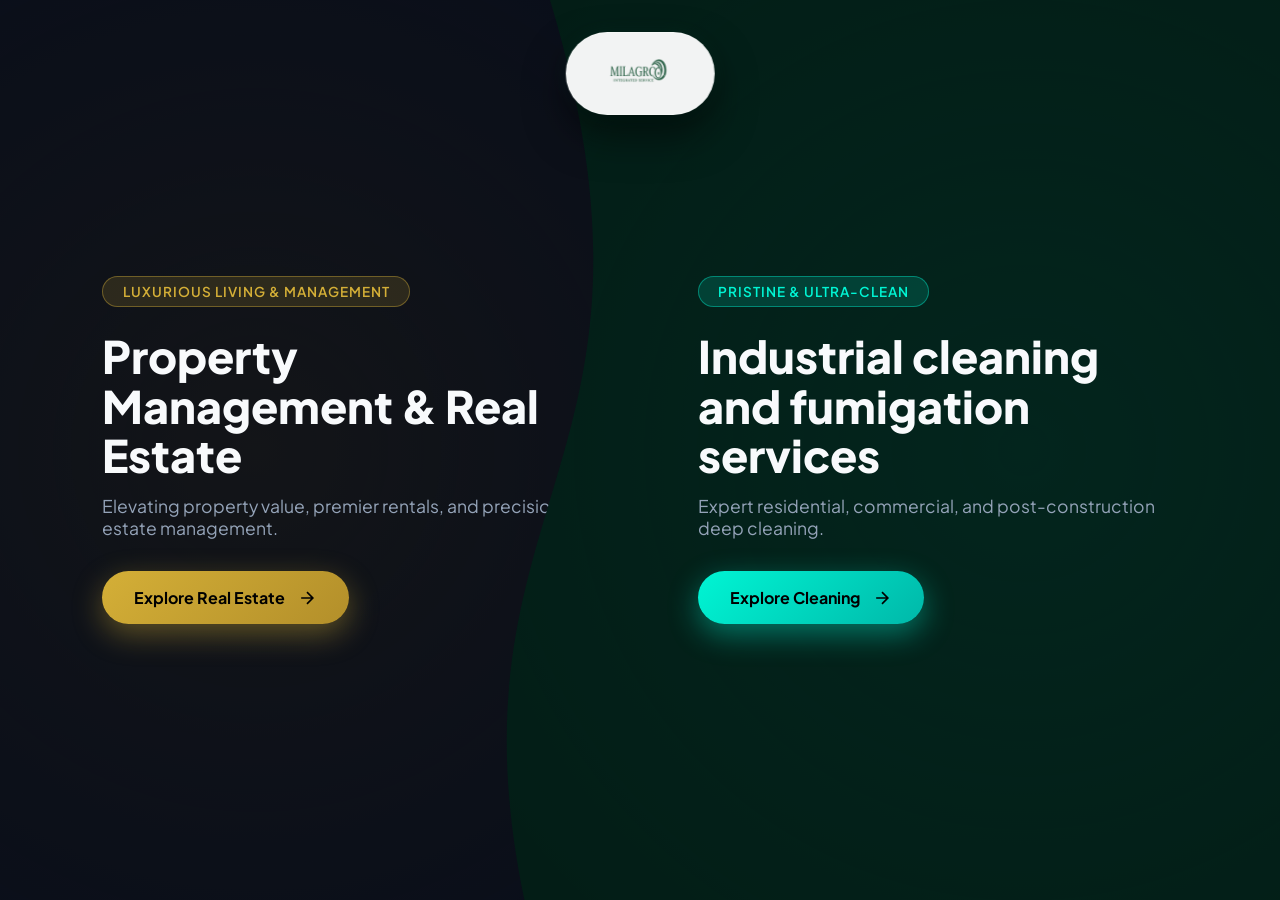
<file: index.html>
<!DOCTYPE html>
<html lang="en">
<head>
  <meta charset="UTF-8">
  <meta name="viewport" content="width=device-width, initial-scale=1.0">
  <title>MILAGRO Integrated Service</title>
  <link rel="stylesheet" href="assets/css/style.css">
  <!-- Modern Font -->
  <link rel="preconnect" href="https://fonts.googleapis.com">
  <link rel="preconnect" href="https://fonts.gstatic.com" crossorigin>
  <link href="https://fonts.googleapis.com/css2?family=Plus+Jakarta+Sans:wght@300;400;600;800&display=swap" rel="stylesheet">
</head>
<body>

  <!-- Liquid Transition Overlay -->
  <div class="transition-overlay" id="transitionOverlay"></div>

  <!-- Central Floating Logo Header -->
  <header class="brand-header">
    <div class="logo-card">
      <img src="assets/media/images/mili.png" alt="MILAGRO Integrated Service Logo" class="brand-logo">
    </div>
  </header>

  <!-- Main Dual Portal Container -->
  <main class="split-container">
    
    <!-- LEFT SIDE: Property Management & Real Estate -->
    <section class="panel real-estate-panel" id="panelEstate">
      <div class="panel-bg"></div>
      <div class="panel-overlay"></div>
      <div class="panel-content">
        <span class="category-tag tag-estate">Luxurious Living & Management</span>
        <h2>Property Management & Real Estate</h2>
        <p>Elevating property value, premier rentals, and precision estate management.</p>
        <a href="real-estate.html" class="portal-btn btn-estate" data-link="real-estate.html">
          <span>Explore Real Estate</span>
          <svg width="20" height="20" viewBox="0 0 24 24" fill="none" stroke="currentColor" stroke-width="2"><path d="M5 12h14M12 5l7 7-7 7"/></svg>
        </a>
      </div>
    </section>

    <!-- RIGHT SIDE: Integrated Cleaning Services -->
    <section class="panel cleaning-panel" id="panelCleaning">
      <div class="panel-bg"></div>
      <div class="panel-overlay"></div>
      <div class="panel-content">
        <span class="category-tag tag-cleaning">Pristine & Ultra-Clean</span>
        <h2>Industrial cleaning and fumigation services</h2>
        <p>Expert residential, commercial, and post-construction deep cleaning.</p>
        <a href="cleaning.html" class="portal-btn btn-cleaning" data-link="cleaning.html">
          <span>Explore Cleaning</span>
          <svg width="20" height="20" viewBox="0 0 24 24" fill="none" stroke="currentColor" stroke-width="2"><path d="M5 12h14M12 5l7 7-7 7"/></svg>
        </a>
      </div>
    </section>

    <!-- Curvy Divider SVG Line -->
    <div class="curvy-divider">
      <svg viewBox="0 0 1000 1000" preserveAspectRatio="none">
        <path id="wavePath" d="M 450,0 Q 600,500 450,1000 L 0,1000 L 0,0 Z"></path>
      </svg>
    </div>

  </main>

  <script src="assets/js/scripts.js"></script>
</body>
</html>
</file>
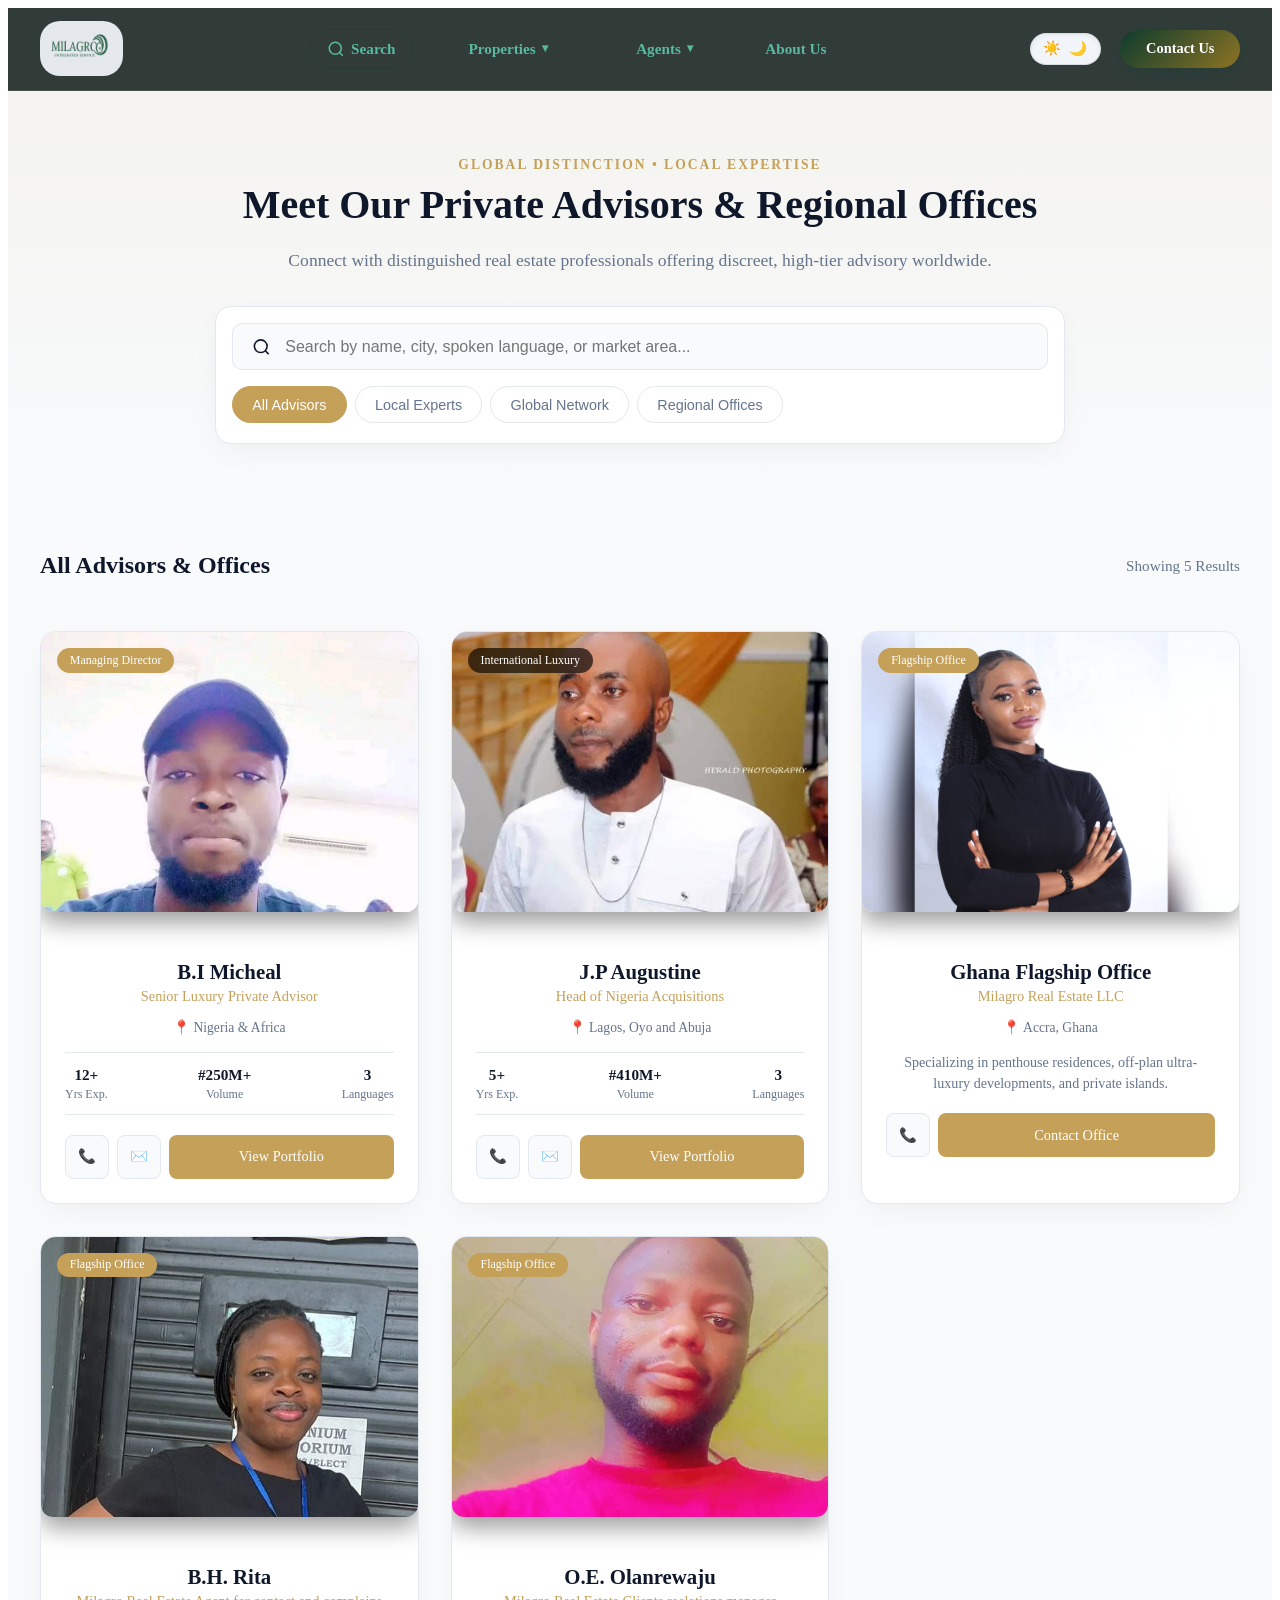
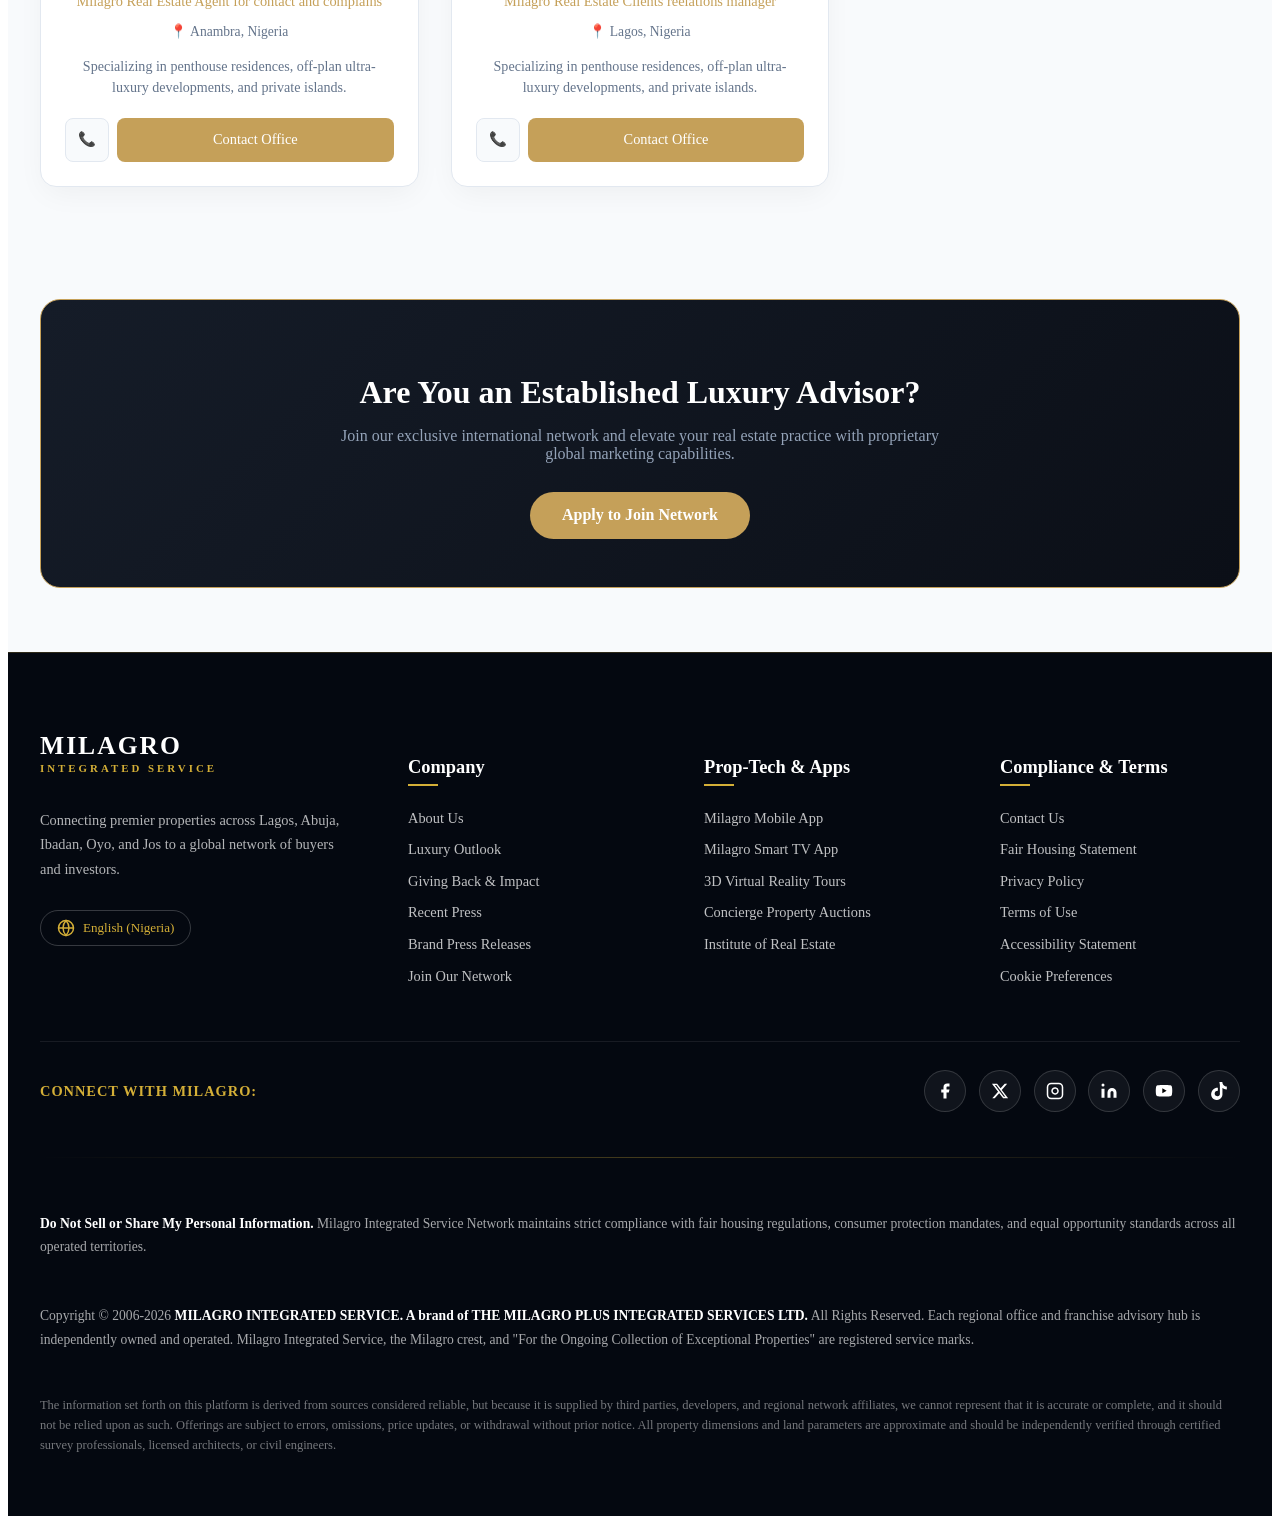
<file: agents.html>
<!DOCTYPE html>
<html lang="en" data-theme="dark">
<head>
  <meta charset="UTF-8">
  <meta name="viewport" content="width=device-width, initial-scale=1.0">
  <title>Real Estate & Property Management | MILAGRO</title>
  <link rel="stylesheet" href="assets/css/real.css">
  <link rel="stylesheet" href="assets/css/agents.css">
  <link href="https://fonts.googleapis.com/css2?family=Plus+Jakarta+Sans:wght@300;400;600;700;800&display=swap" rel="stylesheet">
</head>
<body>

  <!-- Sticky Premium Navigation Bar -->
  <header class="navbar-sticky">
  <div class="nav-container">
    
    <!-- Brand Logo (Left) -->
    <a href="index.html" class="nav-brand">
      <img src="assets/media/images/mili.png" alt="MILAGRO Logo" class="nav-logo">
    </a>

    <!-- Hamburger Button (Mobile) -->
    <button class="mobile-toggle-btn" id="mobileToggle" aria-label="Open Menu">
      <span class="bar"></span>
      <span class="bar"></span>
      <span class="bar"></span>
    </button>

    <!-- Center Navigation Links (Desktop & Mobile) -->
    <nav class="nav-menu" id="navMenu">
      
      <!-- Mobile Close Button -->
      <button class="close-sidebar-btn" id="closeSidebarBtn" aria-label="Close Menu">&times;</button>

      <!-- Search Trigger Button -->
      <button class="nav-item search-trigger-btn" id="searchToggle">
        <svg width="18" height="18" viewBox="0 0 24 24" fill="none" stroke="currentColor" stroke-width="2"><circle cx="11" cy="11" r="8"/><path d="m21 21-4.3-4.3"/></svg>
        <span>Search</span>
      </button>

      <!-- Properties Mega Menu Item -->
      <div class="nav-item dropdown-item">
        <button class="dropdown-trigger">Properties <span class="arrow">▾</span></button>
        
        <div class="mega-menu" id="propertiesMenu">
          <div class="mega-header">
            <span class="mega-title">Property Listings</span>
            <button class="close-dropdown-btn">&times;</button>
          </div>
          <div class="mega-grid three-columns">
            <!-- Column 1: Local -->
            <div class="mega-col">
              <h4>Local</h4>
              <ul>
                <li><a href="properties.html?filter=near-me" id="nearMeLink" data-filter="near-me">Properties Near Me</a></li>
              </ul>
            </div>
            <!-- Column 2: Worldwide -->
            <div class="mega-col">
              <h4>Worldwide</h4>
              <ul>
                <li><a href="properties.html?type=worldwide">View Properties Globally</a></li>
                <li><a href="properties.html?type=new-development">New Development Projects</a></li>
                <li><a href="properties.html?type=coming-soon">Properties Coming Soon</a></li>
                <li><a href="properties.html?type=auction">Properties for Auction</a></li>
                <li><a href="properties.html?type=lifestyle">Properties by Lifestyle</a></li>
                <li><a href="properties.html?type=destination">Properties by Destination</a></li>
                <li><a href="properties.html?media=video">Properties with Videos</a></li>
                <li><a href="properties.html?media=vr">Properties with Virtual Reality</a></li>
              </ul>
            </div>
            <!-- Column 3: Cities & Developments -->
            <div class="mega-col">
              <h4>Popular Cities</h4>
              <ul>
                <li><a href="properties.html?city=new-york">New York</a></li>
                <li><a href="properties.html?city=los-angeles">Los Angeles</a></li>
                <li><a href="properties.html?city=the-hamptons">The Hamptons</a></li>
                <li><a href="properties.html?city=london">London</a></li>
                <li><a href="properties.html?city=dubai">Dubai</a></li>
                <li><a href="properties.html?city=paris">Paris</a></li>
              </ul>
              <h4 class="mt-section">New Developments</h4>
              <ul>
                <li><a href="developments.html">Discover Developments</a></li>
                <li><a href="developments.html#overview">Development Overview</a></li>
              </ul>
            </div>
          </div>
        </div>
      </div>

      <!-- Agents Mega Menu Item -->
      <div class="nav-item dropdown-item">
        <button class="dropdown-trigger">Agents <span class="arrow">▾</span></button>
        
        <div class="mega-menu" id="agentsMenu">
          <div class="mega-header">
            <span class="mega-title">Our Advisors & Offices</span>
            <button class="close-dropdown-btn">&times;</button>
          </div>
          <div class="mega-grid two-columns">
            <div class="mega-col">
              <h4>Local Experts</h4>
              <ul>
                <li><a href="agents.html?filter=local-agents">Your Local Agents</a></li>
                <li><a href="agents.html?filter=local-offices">Your Local Offices</a></li>
              </ul>
            </div>
            <div class="mega-col">
              <h4>Worldwide Network</h4>
              <ul>
                <li><a href="agents.html?filter=global-agents">Search Agents Globally</a></li>
                <li><a href="agents.html?filter=global-offices">Search Offices Globally</a></li>
              </ul>
            </div>
          </div>
        </div>
      </div>

      <!-- About Us -->
      <a href="about.html" class="nav-item nav-link">About Us</a>

    </nav>

    <!-- Right Utility Actions -->
    <div class="nav-actions">
      <button class="theme-toggle-btn" id="themeToggle" aria-label="Toggle Theme">
        <span class="sun-icon">☀️</span>
        <span class="moon-icon">🌙</span>
      </button>
      <a href="#contact" class="nav-cta-btn">Contact Us</a>
    </div>

  </div>

  <!-- Search Modal Layer -->
  <div class="search-overlay" id="searchOverlay">
    <div class="search-box-card">
      <div class="search-box-header">
        <h3>Search Properties & Management</h3>
        <button class="close-search-btn" id="closeSearchBtn">&times;</button>
      </div>
      
      <div class="search-input-wrapper">
        <svg class="search-icon" width="20" height="20" viewBox="0 0 24 24" fill="none" stroke="currentColor" stroke-width="2"><circle cx="11" cy="11" r="8"/><path d="m21 21-4.3-4.3"/></svg>
        <input type="text" id="searchInput" placeholder="Type city, neighborhood, zip code or property type..." autocomplete="off">
      </div>

      <div class="search-filter-pills">
        <span class="filter-label">Filter:</span>
        <button class="filter-btn active" data-type="all">All</button>
        <button class="filter-btn" data-type="buy">Buy</button>
        <button class="filter-btn" data-type="rent">Rent</button>
        <button class="filter-btn" data-type="developments">Developments</button>
        <button class="filter-btn" data-type="sell">Sell</button>
        <button class="filter-btn" data-type="more">More</button>
      </div>

      <div class="search-results-container" id="searchResults">
        <p class="search-hint">Type above or click a filter category to see matching property listings.</p>
      </div>
    </div>
  </div>

  <div class="sidebar-backdrop" id="sidebarBackdrop"></div>
</header>

    <main class="agents-page">
  
  <!-- Section 1: Hero & Dynamic Filter Bar -->
  <section class="agents-hero">
    <div class="hero-container">
      <span class="sub-heading">Global Distinction • Local Expertise</span>
      <h1>Meet Our Private Advisors & Regional Offices</h1>
      <p>Connect with distinguished real estate professionals offering discreet, high-tier advisory worldwide.</p>

      <!-- Search & Tab Filter Box -->
      <div class="agent-search-box">
        <div class="search-input-group">
          <svg width="20" height="20" viewBox="0 0 24 24" fill="none" stroke="currentColor" stroke-width="2"><circle cx="11" cy="11" r="8"/><path d="m21 21-4.3-4.3"/></svg>
          <input type="text" id="agentSearchInput" placeholder="Search by name, city, spoken language, or market area..." autocomplete="off">
        </div>

        <div class="filter-tabs">
          <button class="tab-btn active" data-tab="all">All Advisors</button>
          <button class="tab-btn" data-tab="local-agents">Local Experts</button>
          <button class="tab-btn" data-tab="global-agents">Global Network</button>
          <button class="tab-btn" data-tab="offices">Regional Offices</button>
        </div>
      </div>
    </div>
  </section>

  <!-- Section 2: Advisors & Offices Grid Container -->
  <section class="agents-directory-section">
    <div class="container">
      
      <!-- Section Header -->
      <div class="directory-header">
        <h2 id="directoryTitle">Featured Advisors</h2>
        <span class="results-count" id="resultsCount">Showing 6 Advisors</span>
      </div>

      <!-- Agents Grid (Dynamically Populated / SSR Ready) -->
      <div class="agents-grid" id="agentsGrid">
        
        <!-- Agent Card Sample 1 -->
        <article class="agent-card" data-category="local-agents" data-region="local">
          <div class="card-image-wrapper">
            <img src="assets/media/images/staff1.jpeg" alt="Advisor Portrait" loading="lazy">
            <span class="badge luxury">Managing Director</span>
          </div>
          <div class="card-content">
            <h3 class="agent-name">B.I Micheal</h3>
            <p class="agent-title">Senior Luxury Private Advisor</p>
            <p class="agent-location">📍 Nigeria & Africa</p>
            
            <div class="agent-stats">
              <div><strong>12+</strong> <span>Yrs Exp.</span></div>
              <div><strong>#250M+</strong> <span>Volume</span></div>
              <div><strong>3</strong> <span>Languages</span></div>
            </div>

            <div class="agent-actions">
              <a href="tel:+2348146930404" class="action-btn icon-only" aria-label="Call Agent">📞</a>
              <a href="mailto:milagrointegratedservice@gmail.com" class="action-btn icon-only" aria-label="Email Agent">✉️</a>
              <a href="agent-detail.html?id=1" class="action-btn primary-btn">View Portfolio</a>
            </div>
          </div>
        </article>

        <!-- Agent Card Sample 2 -->
        <article class="agent-card" data-category="global-agents" data-region="global">
          <div class="card-image-wrapper">
            <img src="assets/media/images/staff2.jpeg" alt="Advisor Portrait" loading="lazy">
            <span class="badge">International Luxury</span>
          </div>
          <div class="card-content">
            <h3 class="agent-name">J.P Augustine</h3>
            <p class="agent-title">Head of Nigeria Acquisitions</p>
            <p class="agent-location">📍 Lagos, Oyo and Abuja</p>
            
            <div class="agent-stats">
              <div><strong>5+</strong> <span>Yrs Exp.</span></div>
              <div><strong>#410M+</strong> <span>Volume</span></div>
              <div><strong>3</strong> <span>Languages</span></div>
            </div>

            <div class="agent-actions">
              <a href="tel:+2348146930404" class="action-btn icon-only" aria-label="Call Agent">📞</a>
              <a href="mailto:milagrointegratedservice@gmail.com" class="action-btn icon-only" aria-label="Email Agent">✉️</a>
              <a href="agent-detail.html?id=2" class="action-btn primary-btn">View Portfolio</a>
            </div>
          </div>
        </article>

        <!-- Office Card Sample (Shows when "Offices" Filter is selected) -->
        <article class="agent-card office-card" data-category="offices" data-region="global">
          <div class="card-image-wrapper">
            <img src="assets/media/images/staff3.jpeg" alt="Ghana Office" loading="lazy">
            <span class="badge luxury">Flagship Office</span>
          </div>
          <div class="card-content">
            <h3 class="agent-name">Ghana Flagship Office</h3>
            <p class="agent-title">Milagro Real Estate LLC</p>
            <p class="agent-location">📍 Accra, Ghana</p>

            <p class="office-desc">Specializing in penthouse residences, off-plan ultra-luxury developments, and private islands.</p>

            <div class="agent-actions">
              <a href="tel:+2348146930404" class="action-btn icon-only" aria-label="Call Office">📞</a>
              <a href="contact.html?office=ghana" class="action-btn primary-btn">Contact Office</a>
            </div>
          </div>
        </article>

        <article class="agent-card office-card" data-category="offices" data-region="global">
          <div class="card-image-wrapper">
            <img src="assets/media/images/staff4.jpeg" alt="Ghana Office" loading="lazy">
            <span class="badge luxury">Flagship Office</span>
          </div>
          <div class="card-content">
            <h3 class="agent-name">B.H. Rita</h3>
            <p class="agent-title">Milagro Real Estate Agent for contact and complains</p>
            <p class="agent-location">📍 Anambra, Nigeria</p>

            <p class="office-desc">Specializing in penthouse residences, off-plan ultra-luxury developments, and private islands.</p>

            <div class="agent-actions">
              <a href="tel:+2348146930404" class="action-btn icon-only" aria-label="Call Office">📞</a>
              <a href="contact.html?office=ghana" class="action-btn primary-btn">Contact Office</a>
            </div>
          </div>
        </article>


        <article class="agent-card office-card" data-category="offices" data-region="global">
          <div class="card-image-wrapper">
            <img src="assets/media/images/study.jpeg" alt="Ghana Office" loading="lazy">
            <span class="badge luxury">Flagship Office</span>
          </div>
          <div class="card-content">
            <h3 class="agent-name">O.E. Olanrewaju</h3>
            <p class="agent-title">Milagro Real Estate Clients reelations manager</p>
            <p class="agent-location">📍 Lagos, Nigeria</p>

            <p class="office-desc">Specializing in penthouse residences, off-plan ultra-luxury developments, and private islands.</p>

            <div class="agent-actions">
              <a href="tel:+2348146930404" class="action-btn icon-only" aria-label="Call Office">📞</a>
              <a href="contact.html?office=ghana" class="action-btn primary-btn">Contact Office</a>
            </div>
          </div>
        </article>

      </div>
    </div>
  </section>

  <!-- Section 3: Luxury Career CTA -->
  <section class="join-network-cta">
    <div class="container">
      <div class="cta-card">
        <h2>Are You an Established Luxury Advisor?</h2>
        <p>Join our exclusive international network and elevate your real estate practice with proprietary global marketing capabilities.</p>
        <a href="contact.html?subject=careers" class="cta-btn-gold">Apply to Join Network</a>
      </div>
    </div>
  </section>

</main>
  <footer class="site-footer" id="footer">
  <div class="footer-container">
    
    <!-- TOP SECTION: Brand Logo & Main Navigation Columns -->
    <div class="footer-top-grid">
      
      <!-- Brand Column -->
      <div class="footer-brand-col">
        <a href="#" class="footer-logo">
          <span class="logo-text-main">MILAGRO</span>
          <span class="logo-text-sub">INTEGRATED SERVICE</span>
        </a>
        <p class="footer-tagline">
          Connecting premier properties across Lagos, Abuja, Ibadan, Oyo, and Jos to a global network of buyers and investors.
        </p>
        <div class="footer-lang-selector">
          <svg width="18" height="18" viewBox="0 0 24 24" fill="none" stroke="currentColor" stroke-width="2"><circle cx="12" cy="12" r="10"/><path d="M2 12h20M12 2a15.3 15.3 0 0 1 4 10 15.3 15.3 0 0 1-4 10 15.3 15.3 0 0 1-4-10 15.3 15.3 0 0 1 4-10z"/></svg>
          <span>English (Nigeria)</span>
        </div>
      </div>

      <!-- Column 1: Company -->
      <div class="footer-nav-col">
        <h4 class="footer-col-title">Company</h4>
        <ul class="footer-links">
          <li><a href="#about">About Us <span class="nav-arrow">→</span></a></li>
          <li><a href="#luxury-outlook">Luxury Outlook <span class="nav-arrow">→</span></a></li>
          <li><a href="#giving-back">Giving Back & Impact <span class="nav-arrow">→</span></a></li>
          <li><a href="#press">Recent Press <span class="nav-arrow">→</span></a></li>
          <li><a href="#press-releases">Brand Press Releases <span class="nav-arrow">→</span></a></li>
          <li><a href="#careers">Join Our Network <span class="nav-arrow">→</span></a></li>
        </ul>
      </div>

      <!-- Column 2: Tech & Media -->
      <div class="footer-nav-col">
        <h4 class="footer-col-title">Prop-Tech & Apps</h4>
        <ul class="footer-links">
          <li><a href="#mobile-app">Milagro Mobile App <span class="nav-arrow">→</span></a></li>
          <li><a href="#tv-app">Milagro Smart TV App <span class="nav-arrow">→</span></a></li>
          <li><a href="#virtual-reality">3D Virtual Reality Tours <span class="nav-arrow">→</span></a></li>
          <li><a href="#auction-services">Concierge Property Auctions <span class="nav-arrow">→</span></a></li>
          <li><a href="#advisory">Institute of Real Estate <span class="nav-arrow">→</span></a></li>
        </ul>
      </div>

      <!-- Column 3: Contact & Legal Directives -->
      <div class="footer-nav-col">
        <h4 class="footer-col-title">Compliance & Terms</h4>
        <ul class="footer-links">
          <li><a href="#contact">Contact Us <span class="nav-arrow">→</span></a></li>
          <li><a href="#fair-housing">Fair Housing Statement <span class="nav-arrow">→</span></a></li>
          <li><a href="#privacy">Privacy Policy <span class="nav-arrow">→</span></a></li>
          <li><a href="#terms">Terms of Use <span class="nav-arrow">→</span></a></li>
          <li><a href="#accessibility">Accessibility Statement <span class="nav-arrow">→</span></a></li>
          <li><a href="#cookies">Cookie Preferences <span class="nav-arrow">→</span></a></li>
        </ul>
      </div>

    </div>

    <!-- MIDDLE SECTION: Social Media Network Links -->
    <div class="footer-social-bar">
      <span class="social-label">Connect With Milagro:</span>
      <div class="social-icon-group">
        <a href="#" class="social-btn" aria-label="Facebook">
          <svg width="18" height="18" viewBox="0 0 24 24" fill="currentColor"><path d="M18 2h-3a5 5 0 0 0-5 5v3H7v4h3v8h4v-8h3l1-4h-4V7a1 1 0 0 1 1-1h3z"/></svg>
        </a>
        <a href="#" class="social-btn" aria-label="X / Twitter">
          <svg width="18" height="18" viewBox="0 0 24 24" fill="currentColor"><path d="M18.244 2.25h3.308l-7.227 8.26 8.502 11.24H16.17l-5.214-6.817L4.99 21.75H1.68l7.73-8.835L1.254 2.25H8.08l4.713 6.231zm-1.161 17.52h1.833L7.084 4.126H5.117z"/></svg>
        </a>
        <a href="#" class="social-btn" aria-label="Instagram">
          <svg width="18" height="18" viewBox="0 0 24 24" fill="none" stroke="currentColor" stroke-width="2"><rect x="2" y="2" width="20" height="20" rx="5" ry="5"/><path d="M16 11.37A4 4 0 1 1 12.63 8 4 4 0 0 1 16 11.37z"/><line x1="17.5" y1="6.5" x2="17.51" y2="6.5"/></svg>
        </a>
        <a href="#" class="social-btn" aria-label="LinkedIn">
          <svg width="18" height="18" viewBox="0 0 24 24" fill="currentColor"><path d="M16 8a6 6 0 0 1 6 6v7h-4v-7a2 2 0 0 0-2-2 2 2 0 0 0-2 2v7h-4v-7a6 6 0 0 1 6-6z"/><rect x="2" y="9" width="4" height="12"/><circle cx="4" cy="4" r="2"/></svg>
        </a>
        <a href="#" class="social-btn" aria-label="YouTube">
          <svg width="18" height="18" viewBox="0 0 24 24" fill="currentColor"><path d="M22.54 6.42a2.78 2.78 0 0 0-1.94-2C18.88 4 12 4 12 4s-6.88 0-8.6.46a2.78 2.78 0 0 0-1.94 2A29 29 0 0 0 1 11.75a29 29 0 0 0 .46 5.33A2.78 2.78 0 0 0 3.4 19c1.72.46 8.6.46 8.6.46s6.88 0 8.6-.46a2.78 2.78 0 0 0 1.94-2 29 29 0 0 0 .46-5.25 29 29 0 0 0-.46-5.33z"/><polygon points="9.75 15.02 15.5 11.75 9.75 8.48 9.75 15.02" fill="#000"/></svg>
        </a>
        <a href="#" class="social-btn" aria-label="TikTok">
          <svg width="18" height="18" viewBox="0 0 24 24" fill="currentColor"><path d="M12.525.02c1.31-.02 2.61-.01 3.91-.02.08 1.53.63 3.09 1.75 4.17 1.12 1.11 2.7 1.62 4.24 1.79v4.03c-1.44-.05-2.89-.35-4.2-.97-.57-.26-1.1-.59-1.62-.93-.01 2.92.01 5.84-.02 8.75-.08 1.4-.54 2.79-1.35 3.94-1.31 1.92-3.58 3.17-5.91 3.21-1.43.08-2.86-.31-4.08-1.03-2.02-1.19-3.44-3.37-3.65-5.71-.29-2.73.74-5.5 2.68-7.38 1.63-1.61 3.94-2.48 6.22-2.31.02 1.38.01 2.75.01 4.13-.99-.06-2.01.21-2.82.79-.88.61-1.43 1.62-1.47 2.69-.07 1.34.61 2.65 1.74 3.32 1.02.63 2.33.68 3.4.15 1.07-.5 1.77-1.57 1.83-2.76.01-3.99.01-7.98.01-11.97z"/></svg>
        </a>
      </div>
    </div>

    <!-- TECHNICAL SEPARATOR LINE -->
    <div class="footer-divider"></div>

    <!-- BOTTOM SECTION: Disclaimers & Copyright -->
    <div class="footer-disclaimer-box">
      <p class="disclaimer-text">
        <strong>Do Not Sell or Share My Personal Information.</strong> Milagro Integrated Service Network maintains strict compliance with fair housing regulations, consumer protection mandates, and equal opportunity standards across all operated territories.
      </p>
      
      <p class="disclaimer-text">
        Copyright © 2006-2026 <strong>MILAGRO INTEGRATED SERVICE. A brand of THE MILAGRO PLUS INTEGRATED SERVICES LTD.</strong> All Rights Reserved. Each regional office and franchise advisory hub is independently owned and operated. Milagro Integrated Service, the Milagro crest, and "For the Ongoing Collection of Exceptional Properties" are registered service marks.
      </p>

      <p class="disclaimer-text micro-text">
        The information set forth on this platform is derived from sources considered reliable, but because it is supplied by third parties, developers, and regional network affiliates, we cannot represent that it is accurate or complete, and it should not be relied upon as such. Offerings are subject to errors, omissions, price updates, or withdrawal without prior notice. All property dimensions and land parameters are approximate and should be independently verified through certified survey professionals, licensed architects, or civil engineers.
      </p>
    </div>

  </div>
</footer>

  <script src="assets/js/real.js"></script>
  <script src="assets/js/total.js"></script>
  <script src="assets/js/search.js"></script>
  <script src="assets/js/sidebar.js"></script>
  <script src="assets/js/agents.js"></script>



<body>
</html>
</file>
<file: assets/css/style.css>
:root {
  /* Milagro Brand Base */
  --milagro-green: #0D3B2E;
  --milagro-green-light: #185A47;
  
  /* Sector 1: Real Estate High-End Gold & Dark Slate */
  --estate-dark: #080D1A;
  --estate-accent: #D4AF37;
  --estate-glow: rgba(212, 175, 55, 0.4);

  /* Sector 2: Cleaning Electric Mint & Deep Emerald */
  --cleaning-dark: #031D16;
  --cleaning-accent: #00F5D4;
  --cleaning-glow: rgba(0, 245, 212, 0.4);

  --text-light: #F8FAFC;
  --text-dim: #94A3B8;
  --transition-smooth: all 0.6s cubic-bezier(0.16, 1, 0.3, 1);
}

* {
  margin: 0;
  padding: 0;
  box-sizing: border-box;
  font-family: 'Plus Jakarta Sans', sans-serif;
}

body, html {
  width: 100%;
  height: 100%;
  overflow: hidden;
  background-color: #000;
  color: var(--text-light);
}

/* Floating Brand Logo Header */
.brand-header {
  position: absolute;
  top: 2rem;
  left: 50%;
  transform: translateX(-50%);
  z-index: 100;
  pointer-events: none;
}

.logo-card {
  background: rgba(255, 255, 255, 0.95);
  padding: 0.8rem 2rem;
  border-radius: 50px;
  box-shadow: 0 20px 40px rgba(0, 0, 0, 0.5), 0 0 20px rgba(13, 59, 46, 0.3);
  backdrop-filter: blur(10px);
  border: 1px solid rgba(255, 255, 255, 0.3);
  display: flex;
  align-items: center;
  justify-content: center;
}

.brand-logo {
  height: 55px;
  width: auto;
  object-fit: contain;
}

/* Split Screen Layout */
.split-container {
  position: relative;
  width: 100vw;
  height: 100vh;
  display: flex;
}

.panel {
  position: absolute;
  top: 0;
  width: 100%;
  height: 100%;
  display: flex;
  align-items: center;
  transition: var(--transition-smooth);
}

/* Left Panel: Real Estate */
.real-estate-panel {
  left: 0;
  background: var(--estate-dark);
  clip-path: path("M 0,0 L 550,0 C 700,500 400,500 550,1000 L 0,1000 Z");
  z-index: 10;
  justify-content: flex-start;
  padding-left: 8%;
}

.real-estate-panel .panel-bg {
  position: absolute;
  inset: 0;
  background: radial-gradient(circle at 20% 50%, rgba(212, 175, 55, 0.15), transparent 60%),
              url('https://images.unsplash.com/photo-1600585154340-be6161a56a0c?auto=format&fit=crop&w=1600&q=80') center/cover;
  filter: brightness(0.4) contrast(1.1);
  transition: var(--transition-smooth);
}

/* Right Panel: Cleaning */
.cleaning-panel {
  right: 0;
  background: var(--cleaning-dark);
  z-index: 5;
  justify-content: flex-end;
  padding-right: 8%;
}

.cleaning-panel .panel-bg {
  position: absolute;
  inset: 0;
  background: radial-gradient(circle at 80% 50%, rgba(0, 245, 212, 0.15), transparent 60%),
              url('https://images.unsplash.com/photo-1581578731548-c64695cc6952?auto=format&fit=crop&w=1600&q=80') center/cover;
  filter: brightness(0.35) contrast(1.1);
  transition: var(--transition-smooth);
}

/* Panel Content Styling */
.panel-content {
  position: relative;
  z-index: 20;
  max-width: 480px;
}

.category-tag {
  display: inline-block;
  padding: 0.4rem 1.2rem;
  border-radius: 30px;
  font-size: 0.85rem;
  font-weight: 600;
  letter-spacing: 1px;
  text-transform: uppercase;
  margin-bottom: 1.5rem;
}

.tag-estate {
  background: rgba(212, 175, 55, 0.15);
  color: var(--estate-accent);
  border: 1px solid rgba(212, 175, 55, 0.4);
}

.tag-cleaning {
  background: rgba(0, 245, 212, 0.15);
  color: var(--cleaning-accent);
  border: 1px solid rgba(0, 245, 212, 0.4);
}

.panel h2 {
  font-size: clamp(2rem, 3.5vw, 3.2rem);
  font-weight: 800;
  line-height: 1.1;
  margin-bottom: 1rem;
}

.panel p {
  color: var(--text-dim);
  font-size: 1.1rem;
  margin-bottom: 2rem;
}

/* Portal Buttons */
.portal-btn {
  display: inline-flex;
  align-items: center;
  gap: 0.75rem;
  padding: 1rem 2rem;
  border-radius: 50px;
  text-decoration: none;
  font-weight: 700;
  font-size: 1rem;
  transition: var(--transition-smooth);
  cursor: pointer;
}

.btn-estate {
  background: linear-gradient(135deg, var(--estate-accent), #B38F2A);
  color: #000;
  box-shadow: 0 10px 30px var(--estate-glow);
}

.btn-cleaning {
  background: linear-gradient(135deg, var(--cleaning-accent), #00B8A9);
  color: #000;
  box-shadow: 0 10px 30px var(--cleaning-glow);
}

.portal-btn:hover {
  transform: translateY(-4px) scale(1.03);
}

/* Hover Dynamic Effects */
.split-container.hover-estate .real-estate-panel {
  clip-path: path("M 0,0 L 700,0 C 850,500 550,500 700,1000 L 0,1000 Z");
}
.split-container.hover-estate .real-estate-panel .panel-bg {
  filter: brightness(0.65) scale(1.05);
}

.split-container.hover-cleaning .real-estate-panel {
  clip-path: path("M 0,0 L 350,0 C 500,500 200,500 350,1000 L 0,1000 Z");
}
.split-container.hover-cleaning .cleaning-panel .panel-bg {
  filter: brightness(0.65) scale(1.05);
}

/* Full Screen Liquid Transition */
.transition-overlay {
  position: fixed;
  inset: 0;
  background: var(--milagro-green);
  z-index: 999;
  transform: translateY(100%);
  transition: transform 0.8s cubic-bezier(0.77, 0, 0.175, 1);
  pointer-events: none;
}

.transition-overlay.active {
  transform: translateY(0%);
}

/* Responsive Curvy Mobile Split */
@media (max-width: 900px) {
  .split-container {
    flex-direction: column;
  }

  .real-estate-panel {
    height: 55%;
    width: 100%;
    padding-left: 5%;
    padding-top: 6rem;
    /* clip-path: path("M 0,0 L 1000,0 L 1000,320 C 600,420 400,280 0,380 Z"); */
  }

  .cleaning-panel {
    height: 50%;
    width: 100%;
    top: 50%;
    padding-right: 5%;
    padding-bottom: 3rem;
  }

  .brand-header {
    top: 1rem;
  }

  .logo-card {
    padding: 0.5rem 1.2rem;
  }

  .brand-logo {
    height: 40px;
  }
}
</file>
<file: assets/css/real.css>
/* Color Palette System (Dark & Light) */
:root[data-theme="dark"] {
  --bg-nav: rgba(13, 27, 23, 0.85);
  --bg-dropdown: #0D241E;
  --bg-card: #13332A;
  --text-main: #F8FAFC;
  --text-muted: #94A3B8;
  --accent-green: #00F5D4;
  --accent-gold: #D4AF37;
  --border-color: rgba(255, 255, 255, 0.12);
  --shadow-color: rgba(0, 0, 0, 0.5);
}

:root[data-theme="light"] {
  --bg-nav: rgba(255, 255, 255, 0.90);
  --bg-dropdown: #FFFFFF;
  --bg-card: #F1F5F9;
  --text-main: #0F172A;
  --text-muted: #64748B;
  --accent-green: #0D3B2E;
  --accent-gold: #B38F2A;
  --border-color: rgba(0, 0, 0, 0.08);
  --shadow-color: rgba(0, 0, 0, 0.1);
}

html, body {
  overflow-x: hidden;
  max-width: 100vw;
}

/* Fix navbar overflow container */
.navbar-sticky {
  position: sticky;
  top: 0;
  width: 100%;
  z-index: 1000;
  overflow: hidden; /* Stops off-screen children from expanding page width */
}

/* Sticky Navbar Base */
.navbar-sticky {
  position: sticky;
  top: 0;
  width: 100%;
  z-index: 1000;
  background: var(--bg-nav);
  backdrop-filter: blur(16px);
  -webkit-backdrop-filter: blur(16px);
  border-bottom: 1px solid var(--border-color);
  transition: background 0.3s ease, border-color 0.3s ease;
}

.nav-container {
  max-width: 1300px;
  margin: 0 auto;
  padding: 0.8rem 2rem;
  display: flex;
  align-items: center;
  justify-content: space-between;
}

.nav-logo {
  height: 48px;
  width: auto;
  object-fit: contain;
}

.nav-menu {
  display: flex;
  align-items: center;
  gap: 1.5rem;
}

/* Nav Item Elements */
.nav-item {
  background: transparent;
  border: none;
  color: var(--text-main);
  font-weight: 600;
  font-size: 0.95rem;
  cursor: pointer;
  padding: 0.5rem 0.8rem;
  border-radius: 8px;
  display: flex;
  align-items: center;
  gap: 0.4rem;
  transition: all 0.2s ease;
  text-decoration: none;
  /* z-index: 100000000000000000000000000000000000000000000000000000000000000; */
}

.nav-item:hover {
  color: var(--accent-green);
  background: rgba(255, 255, 255, 0.05);
}

.search-trigger-btn {
  border: 1px solid var(--border-color);
  border-radius: 30px;
  padding: 0.4rem 1.2rem;
}

/* Mega Menus Dropdown Styling */
.dropdown-item {
  position: relative;
}

.mega-menu {
  position: absolute;
  top: 130%;
  left: 50%;
  transform: translateX(-50%) translateY(10px);
  background: var(--bg-dropdown);
  border: 1px solid var(--border-color);
  border-radius: 16px;
  box-shadow: 0 20px 40px var(--shadow-color);
  padding: 1.8rem;
  opacity: 0;
  visibility: hidden;
  pointer-events: none;
  transition: all 0.3s cubic-bezier(0.16, 1, 0.3, 1);
  z-index: 1100;
}

.dropdown-item.active .mega-menu {
  opacity: 1;
  visibility: visible;
  pointer-events: all;
  transform: translateX(-50%) translateY(0);
}

.mega-header {
  display: flex;
  justify-content: space-between;
  align-items: center;
  border-bottom: 1px solid var(--border-color);
  padding-bottom: 0.8rem;
  margin-bottom: 1.2rem;
}

.mega-title {
  font-size: 0.85rem;
  text-transform: uppercase;
  letter-spacing: 1px;
  color: var(--accent-gold);
  font-weight: 700;
}

.close-dropdown-btn, .close-search-btn {
  background: none;
  border: none;
  color: var(--text-muted);
  font-size: 1.6rem;
  cursor: pointer;
}

.close-dropdown-btn:hover, .close-search-btn:hover {
  color: var(--text-main);
}

.mega-grid {
  display: grid;
  gap: 2rem;
}

.three-columns { grid-template-columns: repeat(3, 220px); }
.two-columns { grid-template-columns: repeat(2, 220px); }

.mega-col h4 {
  color: var(--text-main);
  font-size: 0.95rem;
  margin-bottom: 0.8rem;
  font-weight: 700;
}

.mega-col h4.mt-section {
  margin-top: 1.2rem;
}

.mega-col ul {
  list-style: none;
  padding: 0;
}

.mega-col li a {
  color: var(--text-muted);
  text-decoration: none;
  font-size: 0.88rem;
  display: block;
  padding: 0.3rem 0;
  transition: color 0.2s;
}

.mega-col li a:hover {
  color: var(--accent-green);
}

/* Search Modal Overlay */
.search-overlay {
  position: fixed;
  inset: 0;
  background: rgba(0, 0, 0, 0.7);
  backdrop-filter: blur(8px);
  z-index: 2000;
  display: flex;
  justify-content: center;
  padding-top: 5rem;
  opacity: 0;
  visibility: hidden;
  transition: all 0.3s ease;

  z-index: 100000000000000000000000000000000000000000000000000000000000;
}

.search-overlay.active {
  opacity: 1;
  visibility: visible;
}

.search-box-card {
  background: var(--bg-dropdown);
  width: 90%;
  max-width: 750px;
  border-radius: 20px;
  padding: 2rem;
  border: 1px solid var(--border-color);
  box-shadow: 0 25px 50px rgba(0, 0, 0, 0.5);
  height: fit-content;
  max-height: 80vh;
  overflow-y: auto;
}

.search-box-header {
  display: flex;
  justify-content: space-between;
  align-items: center;
  margin-bottom: 1.2rem;
}

.search-input-wrapper {
  position: relative;
  display: flex;
  align-items: center;
  margin-bottom: 1.2rem;
}

.search-input-wrapper .search-icon {
  position: absolute;
  left: 1.2rem;
  color: var(--text-muted);
}

.search-input-wrapper input {
  width: 100%;
  padding: 1rem 1rem 1rem 3.2rem;
  border-radius: 12px;
  border: 1px solid var(--border-color);
  background: var(--bg-card);
  color: var(--text-main);
  font-size: 1rem;
  outline: none;
}

.search-filter-pills {
  display: flex;
  align-items: center;
  gap: 0.5rem;
  flex-wrap: wrap;
  margin-bottom: 1.5rem;
}

.filter-label {
  font-size: 0.85rem;
  color: var(--text-muted);
  margin-right: 0.5rem;
}

.filter-btn {
  background: var(--bg-card);
  border: 1px solid var(--border-color);
  color: var(--text-muted);
  padding: 0.4rem 1rem;
  border-radius: 20px;
  font-size: 0.85rem;
  cursor: pointer;
  transition: all 0.2s;
}

.filter-btn.active, .filter-btn:hover {
  background: var(--accent-green);
  color: #000;
  border-color: var(--accent-green);
  font-weight: 600;
}

.search-results-container {
  border-top: 1px solid var(--border-color);
  padding-top: 1rem;
  min-height: 100px;
}

.search-hint {
  color: var(--text-muted);
  font-size: 0.9rem;
  text-align: center;
  margin-top: 1.5rem;
}

/* Theme Toggle Button */
.theme-toggle-btn {
  background: var(--bg-card);
  border: 1px solid var(--border-color);
  padding: 0.5rem 0.8rem;
  border-radius: 30px;
  cursor: pointer;
  display: flex;
  gap: 0.4rem;
}

.nav-cta-btn {
  background: linear-gradient(135deg, var(--accent-green), var(--accent-gold));
  color: #000;
  padding: 0.6rem 1.4rem;
  border-radius: 30px;
  text-decoration: none;
  font-weight: 700;
  font-size: 0.9rem;
}

/* --- FIXED STICKY NAVBAR STYLES --- */

.navbar-sticky {
  position: sticky;
  top: 0;
  width: 100%;
  z-index: 1000;
  background: var(--bg-nav);
  backdrop-filter: blur(16px);
  -webkit-backdrop-filter: blur(16px);
  border-bottom: 1px solid var(--border-color);
}

.nav-container {
  max-width: 1400px;
  margin: 0 auto;
  padding: 0.8rem 2rem;
  display: flex;
  align-items: center;
  justify-content: space-between; /* Keeps Left Logo, Center Nav, Right Actions separated */
}

/* Brand Logo */
.nav-brand {
  display: flex;
  align-items: center;
  text-decoration: none;
  background-color: #e5e8ec;
  border-radius: 20px;
}

.nav-logo {
  height: 55px;
  width: auto;
  object-fit: contain;
}

/* Center Menu Links & Triggers */
.nav-menu {
  display: flex;
  align-items: center;
  gap: 1.5rem;
}

/* Reset ALL Button Defaults for Nav Items */
.nav-item, 
.dropdown-trigger {
  all: unset; /* Completely clears standard browser button borders/backgrounds */
  box-sizing: border-box;
  color: #58b99d;
  font-family: inherit;
  font-weight: 700;
  font-size: 0.95rem;
  cursor: pointer;
  padding: 0.6rem 1rem;
  border-radius: 30px;
  display: inline-flex;
  align-items: center;
  gap: 0.4rem;
  transition: all 0.25s ease;
  text-decoration: none;
}

.nav-item:hover, 
.dropdown-trigger:hover {
  background: rgba(13, 59, 46, 0.08);
  color: #0D3B2E;
}

/* Search Trigger Button */
.search-trigger-btn {
  border: 1.5px solid rgba(13, 59, 46, 0.2);
  background: transparent;
}

.search-trigger-btn:hover {
  border-color: #0D3B2E;
}

/* Arrow rotation indicator */
.arrow {
  font-size: 0.75rem;
  transition: transform 0.3s ease;
  display: inline-block;
}

.dropdown-item.active .arrow {
  transform: rotate(180deg);
}

/* --- RIGHT SIDE ACTIONS (THEME TOGGLE + CONTACT US) --- */
.nav-actions {
  display: flex;
  align-items: center;
  gap: 1.2rem; /* Creates clean horizontal breathing room */
}

/* Theme Switcher Pill */
.theme-toggle-btn {
  all: unset;
  box-sizing: border-box;
  background: #F1F5F9;
  border: 1px solid rgba(0, 0, 0, 0.1);
  padding: 0.4rem 0.8rem;
  border-radius: 30px;
  cursor: pointer;
  display: inline-flex;
  align-items: center;
  gap: 0.5rem;
  font-size: 0.9rem;
  transition: all 0.3s ease;
  box-shadow: inset 0 2px 4px rgba(0, 0, 0, 0.05);
}

.theme-toggle-btn:hover {
  background: #E2E8F0;
}

/* Contact Us Button */
.nav-cta-btn {
  background: linear-gradient(135deg, #0D3B2E 0%, #8C7323 100%);
  color: #FFFFFF !important;
  padding: 0.65rem 1.6rem;
  border-radius: 30px;
  text-decoration: none;
  font-weight: 700;
  font-size: 0.9rem;
  white-space: nowrap; /* Prevents text wrapping */
  box-shadow: 0 4px 15px rgba(13, 59, 46, 0.25);
  transition: all 0.3s ease;
  display: inline-flex;
  align-items: center;
}

.nav-cta-btn:hover {
  transform: translateY(-2px);
  box-shadow: 0 6px 20px rgba(13, 59, 46, 0.35);
}

/* --- MOBILE SIDEBAR & TOGGLE STYLES --- */

/* Hide hamburger and close button on desktop */
.mobile-toggle-btn,
.close-sidebar-btn {
  display: none;
}

/* Dark Backdrop Overlay */
.sidebar-backdrop {
  display: none;
  position: fixed;
  inset: 0;
  background: rgba(0, 0, 0, 0.6);
  backdrop-filter: blur(4px);
  z-index: 998;
}

.sidebar-backdrop.active {
  display: block;
}

/* Mobile & Tablet Styles (Screens under 992px) */
@media (max-width: 992px) {

  .nav-container{
    /* z-index: 99999999999999999999999999999999999999999999999999999999999999999999999999999999999999999999999999999999999999999999999999999999; */
  }

  header{
    z-index: 10000;
  }
  
  /* Show Hamburger Button on Header */
  .mobile-toggle-btn {
    display: flex;
    flex-direction: column;
    gap: 5px;
    background: none;
    border: none;
    cursor: pointer;
    padding: 0.4rem;
  }

  .mobile-toggle-btn .bar {
    width: 24px;
    height: 2.5px;
    background-color: #498b78;
    border-radius: 2px;
  }

  /* Show Close 'X' Button inside Sidebar */
  .close-sidebar-btn {
    display: block;
    align-self: flex-end;
    background: none;
    border: none;
    font-size: 2.2rem;
    color: #0D3B2E;
    cursor: pointer;
    line-height: 1;
    margin-bottom: 1rem;
  }

  /* Transform .nav-menu into a Right-Sliding Sidebar */
  .nav-menu {
    position: fixed;
    top: 0;
    right: -100%; /* Hidden off the right edge */
    width: 82%;
    max-width: 340px;
    height: 100vh;
    background: #FFFFFF;
    backdrop-filter: blur(20px);
    z-index: 999;
    
    /* Layout inside sidebar */
    display: flex;
    flex-direction: column;
    align-items: flex-start;
    padding: 2rem 1.8rem;
    gap: 1.2rem;
    box-shadow: -10px 0 30px rgba(0, 0, 0, 0.2);
    
    /* Smooth slide animation */
    transition: right 0.4s cubic-bezier(0.16, 1, 0.3, 1);
    overflow-y: auto;
  }

  /* Active class when toggled */
  .nav-menu.mobile-active {
    right: 0; /* Slides into view */
  }

  /* Full width items inside mobile sidebar */
  .nav-menu .nav-item, 
  .nav-menu .dropdown-trigger {
    width: 100%;
    justify-content: space-between;
    font-size: 1.05rem;
  }

  /* Mega menu dropdown adaptation inside sidebar */
  .mega-menu {
    position: static;
    transform: none;
    opacity: 1;
    visibility: visible;
    pointer-events: all;
    box-shadow: none;
    border: none;
    padding: 0.8rem 0;
    display: none;
    width: 100%;
  }

  .dropdown-item.active .mega-menu {
    display: block;
  }

  .mega-grid {
    grid-template-columns: 1fr !important;
  }
}
/* --- MOBILE SIDEBAR & FULL-WIDTH DROPDOWN ACCORDIONS --- */

@media (max-width: 992px) {
  
  /* Ensure the sidebar menu takes proper width */
  .nav-menu {
    z-index: 9999;
    position: fixed;
    top: 0;
    right: -100%;
    width: 85%;
    max-width: 380px; /* Slightly wider drawer for comfortable tap targets */
    height: 100vh;
    background: #FFFFFF;
    backdrop-filter: blur(20px);
    z-index: 999;
    padding: 2rem 1.2rem; /* Reduced horizontal padding to give mega-menu max room */
    display: flex;
    flex-direction: column;
    align-items: stretch; /* Forces all items inside to fill 100% width */
    gap: 0.8rem;
    box-shadow: -10px 0 30px rgba(0, 0, 0, 0.2);
    transition: right 0.4s cubic-bezier(0.16, 1, 0.3, 1);
    overflow-y: auto;
  }

  /* Make Dropdown Item Containers stretch 100% width */
  .dropdown-item {
    width: 100%;
    display: flex;
    flex-direction: column;
    align-items: stretch;
  }

  /* Dropdown Trigger Buttons */
  .dropdown-trigger {
    width: 100%;
    display: flex;
    justify-content: space-between;
    align-items: center;
    padding: 0.8rem 1rem;
    font-size: 1rem;
    font-weight: 700;
    background: rgba(13, 59, 46, 0.04);
    border-radius: 10px;
  }

  /* --- MEGA MENU ACCORDION BOX (PROPERTIES & AGENTS) --- */
  .mega-menu {
    position: static !important; /* Disables absolute/desktop positioning */
    transform: none !important;
    opacity: 1 !important;
    visibility: visible !important;
    pointer-events: all !important;
    box-shadow: none !important;
    border: 1px solid rgba(13, 59, 46, 0.12) !important;
    border-radius: 12px;
    background: #F8FAFC !important; /* Subtle contrast background */
    padding: 1.2rem 1rem !important;
    margin-top: 0.5rem;
    width: 100% !important; /* Force full width inside sidebar */
    box-sizing: border-box !important;
    display: none; /* Controlled by accordion click */
  }

  /* Show when dropdown parent is active */
  .dropdown-item.active .mega-menu {
    display: block !important;
  }

  /* Hide redundant desktop close button inside mobile mega menu */
  .mega-header .close-dropdown-btn {
    display: none !important;
  }

  .mega-header {
    border-bottom: 1px solid rgba(0, 0, 0, 0.08);
    padding-bottom: 0.6rem;
    margin-bottom: 1rem;
  }

  .mega-title {
    font-size: 0.85rem;
    text-transform: uppercase;
    letter-spacing: 0.5px;
    color: #8C7323; /* Accent Gold color */
    font-weight: 800;
  }

  /* Reset Mega Grid Layout to Single-Column Full Width */
  .mega-grid {
    display: flex !important;
    flex-direction: column !important;
    gap: 1.2rem !important;
    width: 100% !important;
  }

  .mega-col {
    width: 100% !important;
  }

  .mega-col h4 {
    font-size: 0.9rem;
    color: #0D3B2E;
    margin-bottom: 0.5rem;
    font-weight: 700;
    border-left: 3px solid #0D3B2E;
    padding-left: 0.5rem;
  }

  .mega-col ul {
    list-style: none;
    padding-left: 0.5rem;
    margin: 0;
    display: flex;
    flex-direction: column;
    gap: 0.5rem;
  }

  .mega-col ul li a {
    text-decoration: none;
    color: #334155;
    font-size: 0.9rem;
    font-weight: 500;
    display: block;
    padding: 0.3rem 0;
    transition: color 0.2s;
  }

  .mega-col ul li a:hover {
    color: #0D3B2E;
  }
}

/* ================= HERO SECTION STYLES ================= */
.hero-section {
  position: relative;
  min-height: 92vh;
  display: flex;
  align-items: center;
  justify-content: center;
  padding: 5rem 1.5rem 3rem;
  overflow: hidden;
  background: #080D1A; /* Dark fallback background */
}

/* --- Slideshow Engine --- */
.hero-slideshow {
  position: absolute;
  inset: 0;
  z-index: 1;
}

.slide {
  position: absolute;
  inset: 0;
  background-size: cover;
  background-position: center;
  opacity: 0;
  transform: scale(1.06);
  transition: opacity 1.2s ease-in-out, transform 7s ease;
}

.slide.active {
  opacity: 1;
  transform: scale(1);
}

.slide video {
  width: 100%;
  height: 100%;
  object-fit: cover;
}

.hero-overlay {
  position: absolute;
  inset: 0;
  background: linear-gradient(
    180deg, 
    rgba(8, 13, 26, 0.65) 0%, 
    rgba(13, 59, 46, 0.75) 100%
  );
  z-index: 2;
}

/* --- Dynamic Location Pin Badge --- */
.location-badge-container {
  position: absolute;
  top: 2rem;
  right: 2rem;
  z-index: 10;
}

.location-badge {
  display: flex;
  align-items: center;
  gap: 0.5rem;
  background: rgba(13, 36, 30, 0.65);
  backdrop-filter: blur(12px);
  border: 1px solid rgba(255, 255, 255, 0.2);
  padding: 0.5rem 1.1rem;
  border-radius: 30px;
  color: #FFFFFF;
  font-size: 0.82rem;
  font-weight: 600;
  box-shadow: 0 8px 20px rgba(0,0,0,0.25);
  transition: all 0.4s ease;
}

.location-badge svg {
  color: #8C7323; /* Gold Icon */
}

.location-divider {
  opacity: 0.4;
}

.property-title-sub {
  color: rgba(255, 255, 255, 0.75);
}

/* --- Hero Center Content --- */
.hero-content {
  position: relative;
  z-index: 10;
  max-width: 1000px;
  width: 100%;
  text-align: center;
  margin: 0 auto;
}

.hero-header-badge {
  display: inline-flex;
  align-items: center;
  gap: 0.5rem;
  padding: 0.45rem 1.2rem;
  background: rgba(255, 255, 255, 0.1);
  border: 1px solid rgba(255, 255, 255, 0.2);
  backdrop-filter: blur(10px);
  border-radius: 40px;
  font-size: 0.8rem;
  font-weight: 700;
  color: #00F5D4;
  text-transform: uppercase;
  letter-spacing: 1px;
  margin-bottom: 1.2rem;
}

.pulse-dot {
  width: 8px;
  height: 8px;
  background-color: #00F5D4;
  border-radius: 50%;
  box-shadow: 0 0 10px #00F5D4;
  animation: pulse 2s infinite;
}

@keyframes pulse {
  0% { transform: scale(0.9); box-shadow: 0 0 0 0 rgba(0, 245, 212, 0.7); }
  70% { transform: scale(1); box-shadow: 0 0 0 8px rgba(0, 245, 212, 0); }
  100% { transform: scale(0.9); box-shadow: 0 0 0 0 rgba(0, 245, 212, 0); }
}

.hero-title {
  font-size: clamp(2.2rem, 4.8vw, 4rem);
  font-weight: 800;
  line-height: 1.15;
  color: #FFFFFF;
  margin-bottom: 1.2rem;
  text-shadow: 0 4px 20px rgba(0,0,0,0.5);
}

.hero-subtitle {
  font-size: clamp(0.95rem, 1.8vw, 1.2rem);
  color: rgba(255, 255, 255, 0.88);
  max-width: 720px;
  margin: 0 auto 2.2rem;
  line-height: 1.6;
}

/* --- Floating Glassmorphic Search Engine --- */
.hero-search-card {
  background: rgba(13, 36, 30, 0.85);
  backdrop-filter: blur(20px);
  border: 1px solid rgba(255, 255, 255, 0.18);
  border-radius: 20px;
  padding: 1.5rem;
  box-shadow: 0 20px 50px rgba(0, 0, 0, 0.5);
  text-align: left;
  margin-bottom: 2.5rem;
}

.search-tabs {
  display: flex;
  gap: 0.5rem;
  margin-bottom: 1.2rem;
  border-bottom: 1px solid rgba(255, 255, 255, 0.1);
  padding-bottom: 0.8rem;
}

.search-tabs .tab-btn {
  all: unset;
  box-sizing: border-box;
  color: rgba(255, 255, 255, 0.7);
  font-weight: 700;
  font-size: 0.88rem;
  padding: 0.4rem 1.1rem;
  border-radius: 20px;
  cursor: pointer;
  transition: all 0.25s ease;
}

.search-tabs .tab-btn.active,
.search-tabs .tab-btn:hover {
  background: #0D3B2E;
  border: 1px solid #8C7323;
  color: #FFFFFF;
  z-index: 1000000000000000000000000;
}

.search-form-grid {
  display: grid;
  grid-template-columns: 2fr 1.5fr 1.5fr auto;
  gap: 1rem;
  align-items: end;
}

.form-group label {
  display: block;
  font-size: 0.72rem;
  text-transform: uppercase;
  color: #8C7323; /* Accent Gold */
  font-weight: 800;
  letter-spacing: 0.5px;
  margin-bottom: 0.4rem;
}

.form-group input, 
.form-group select {
  width: 100%;
  padding: 0.75rem 1rem;
  background: rgba(255, 255, 255, 0.08);
  border: 1px solid rgba(255, 255, 255, 0.2);
  border-radius: 10px;
  color: #FFFFFF;
  font-size: 0.9rem;
  outline: none;
  box-sizing: border-box;
  transition: border-color 0.25s;
}

.form-group input:focus,
.form-group select:focus {
  border-color: #8C7323;
}

.form-group select option {
  background: #0D241E;
  color: #FFFFFF;
}

.hero-search-submit {
  all: unset;
  box-sizing: border-box;
  background: linear-gradient(135deg, #0D3B2E 0%, #8C7323 100%);
  color: #FFFFFF;
  padding: 0.75rem 1.8rem;
  border-radius: 10px;
  font-weight: 800;
  cursor: pointer;
  display: flex;
  align-items: center;
  justify-content: center;
  gap: 0.5rem;
  transition: transform 0.2s, box-shadow 0.2s;
}

.hero-search-submit:hover {
  transform: translateY(-2px);
  box-shadow: 0 8px 20px rgba(140, 115, 35, 0.4);
}

/* --- Proof & Trust Bar --- */
.hero-trust-bar {
  display: inline-flex;
  align-items: center;
  gap: 2rem;
  background: rgba(255, 255, 255, 0.06);
  backdrop-filter: blur(10px);
  border: 1px solid rgba(255, 255, 255, 0.12);
  padding: 0.8rem 2rem;
  border-radius: 50px;
}

.trust-item {
  display: flex;
  flex-direction: column;
  align-items: center;
}

.trust-number {
  font-size: 1.25rem;
  font-weight: 800;
  color: #FFFFFF;
}

.trust-label {
  font-size: 0.72rem;
  color: rgba(255, 255, 255, 0.65);
  text-transform: uppercase;
  letter-spacing: 0.5px;
}

.trust-divider {
  width: 1px;
  height: 25px;
  background: rgba(255, 255, 255, 0.15);
}

/* --- Slide Dots Indicators --- */
.slide-indicators {
  position: absolute;
  bottom: 1.2rem;
  z-index: 10;
  display: flex;
  gap: 0.6rem;
}

.slide-indicators .indicator {
  width: 10px;
  height: 10px;
  border-radius: 50%;
  background: rgba(255, 255, 255, 0.35);
  cursor: pointer;
  transition: all 0.3s ease;
}

.slide-indicators .indicator.active {
  background: #8C7323;
  width: 28px;
  border-radius: 10px;
}

/* --- Responsive Adjustments --- */
@media (max-width: 900px) {
  .search-form-grid {
    grid-template-columns: 1fr;
  }

  .location-badge-container {
    top: 1rem;
    right: 1rem;
  }

  .hero-trust-bar {
    gap: 1rem;
    padding: 0.8rem 1.2rem;
    flex-wrap: wrap;
    justify-content: center;
  }

  .trust-divider {
    display: none;
  }
}

/* ================= BRAND INTRO SECTION ================= */

/* Default Light Mode Styles */
.brand-intro-section {
  padding: 6rem 2rem;
  background-color: var(--bg-main, #FFFFFF);
  color: var(--text-main, #0D241E);
  transition: background-color 0.4s ease, color 0.4s ease;
}

.brand-intro-container {
  max-width: 1300px;
  margin: 0 auto;
  display: grid;
  grid-template-columns: 1.1fr 1fr;
  gap: 4rem;
  align-items: center;
}

.brand-intro-content {
  display: flex;
  flex-direction: column;
  align-items: flex-start;
}

.section-tag {
  font-size: 0.82rem;
  text-transform: uppercase;
  letter-spacing: 2px;
  color: #8C7323; /* Accent Gold */
  font-weight: 800;
  margin-bottom: 0.8rem;
}

/* Heading & Paragraph (Light Mode default) */
.brand-intro-title {
  font-size: clamp(2rem, 3.5vw, 2.8rem);
  font-weight: 700;
  line-height: 1.25;
  color: var(--heading-color, #0D3B2E);
  margin-bottom: 1.5rem;
  transition: color 0.4s ease;
}

.gold-accent-line {
  width: 70px;
  height: 3px;
  background: linear-gradient(90deg, #8C7323 0%, #D4AF37 100%);
  border-radius: 2px;
  margin-bottom: 1.8rem;
}

.brand-intro-description {
  font-size: 1.05rem;
  line-height: 1.75;
  color: var(--text-muted, #475569);
  margin-bottom: 2.2rem;
  transition: color 0.4s ease;
}

.brand-intro-description strong {
  color: var(--heading-color, #0D3B2E);
  transition: color 0.4s ease;
}

/* CTA Buttons */
.brand-intro-cta {
  display: flex;
  align-items: center;
  gap: 1.2rem;
  flex-wrap: wrap;
}

.primary-gold-btn {
  background: linear-gradient(135deg, #0D3B2E 0%, #8C7323 100%);
  color: #FFFFFF !important;
  padding: 0.85rem 1.8rem;
  border-radius: 30px;
  text-decoration: none;
  font-weight: 700;
  font-size: 0.95rem;
  box-shadow: 0 6px 20px rgba(13, 59, 46, 0.2);
  transition: all 0.3s ease;
}

.primary-gold-btn:hover {
  transform: translateY(-2px);
  box-shadow: 0 8px 25px rgba(140, 115, 35, 0.35);
}

.secondary-outline-btn {
  color: var(--heading-color, #0D3B2E);
  border: 1.5px solid var(--heading-color, #0D3B2E);
  padding: 0.85rem 1.8rem;
  border-radius: 30px;
  text-decoration: none;
  font-weight: 700;
  font-size: 0.95rem;
  transition: all 0.3s ease;
}

.secondary-outline-btn:hover {
  background: rgba(13, 59, 46, 0.08);
}

/* Image Frame */
.brand-intro-media {
  position: relative;
}

.media-frame {
  position: relative;
  border-radius: 20px;
  overflow: hidden;
  box-shadow: 0 20px 40px rgba(0, 0, 0, 0.12);
  transition: box-shadow 0.4s ease;
}

.brand-featured-img {
  width: 100%;
  height: 480px;
  object-fit: cover;
  display: block;
  transition: transform 0.6s ease;
}

.media-frame:hover .brand-featured-img {
  transform: scale(1.03);
}

.media-overlay-badge {
  position: absolute;
  bottom: 1.5rem;
  left: 1.5rem;
  background: rgba(13, 36, 30, 0.88);
  backdrop-filter: blur(12px);
  border: 1px solid rgba(255, 255, 255, 0.2);
  padding: 1rem 1.4rem;
  border-radius: 14px;
  color: #FFFFFF;
  display: flex;
  align-items: center;
  gap: 0.8rem;
  box-shadow: 0 10px 25px rgba(0, 0, 0, 0.3);
}

.badge-number {
  font-size: 1.8rem;
  font-weight: 800;
  color: #D4AF37;
}

.badge-text {
  font-size: 0.8rem;
  font-weight: 600;
  line-height: 1.3;
  max-width: 140px;
}


/* ================= ALL DARK MODE TARGETS ================= */
/* 
   Covers HTML data-theme="dark", 
   body.dark-mode, html.dark-mode, body.dark, and html.dark 
*/

[data-theme="dark"] .brand-intro-section,
body.dark-mode .brand-intro-section,
html.dark-mode .brand-intro-section,
body.dark .brand-intro-section,
html.dark .brand-intro-section {
  background-color: #080D1A !important;
}

[data-theme="dark"] .brand-intro-title,
body.dark-mode .brand-intro-title,
html.dark-mode .brand-intro-title,
body.dark .brand-intro-title,
html.dark .brand-intro-title {
  color: #FFFFFF !important;
}

[data-theme="dark"] .brand-intro-description,
body.dark-mode .brand-intro-description,
html.dark-mode .brand-intro-description,
body.dark .brand-intro-description,
html.dark .brand-intro-description {
  color: rgba(255, 255, 255, 0.75) !important;
}

[data-theme="dark"] .brand-intro-description strong,
body.dark-mode .brand-intro-description strong,
html.dark-mode .brand-intro-description strong,
body.dark .brand-intro-description strong,
html.dark .brand-intro-description strong {
  color: #FFFFFF !important;
}

[data-theme="dark"] .secondary-outline-btn,
body.dark-mode .secondary-outline-btn,
html.dark-mode .secondary-outline-btn,
body.dark .secondary-outline-btn,
html.dark .secondary-outline-btn {
  color: #FFFFFF !important;
  border-color: rgba(255, 255, 255, 0.3) !important;
}

[data-theme="dark"] .secondary-outline-btn:hover,
body.dark-mode .secondary-outline-btn:hover,
html.dark-mode .secondary-outline-btn:hover,
body.dark .secondary-outline-btn:hover,
html.dark .secondary-outline-btn:hover {
  background-color: rgba(255, 255, 255, 0.1) !important;
  border-color: #8C7323 !important;
}

[data-theme="dark"] .media-frame,
body.dark-mode .media-frame,
html.dark-mode .media-frame,
body.dark .media-frame,
html.dark .media-frame {
  box-shadow: 0 20px 40px rgba(0, 0, 0, 0.6) !important;
}

/* Responsive Queries */
@media (max-width: 992px) {
  .brand-intro-container {
    grid-template-columns: 1fr;
    gap: 3rem;
  }

  .brand-featured-img {
    height: 380px;
  }
}

/* ================= STORY & NETWORK SECTION ================= */

.story-network-section {
  padding: 6rem 2rem;
  background-color: var(--bg-main, #FFFFFF);
  color: var(--text-main, #0D241E);
  transition: background-color 0.4s ease, color 0.4s ease;
  border-top: 1px solid rgba(13, 59, 46, 0.08);
}

.story-network-container {
  max-width: 1300px;
  margin: 0 auto;
}

/* --- TOP GRID: Story Left + Stats Right --- */
.story-top-grid {
  display: grid;
  grid-template-columns: 1.1fr 0.9fr;
  gap: 5rem;
  align-items: flex-start;
  margin-bottom: 4rem;
}

/* Story Left Column */
.story-tag {
  font-size: 0.82rem;
  text-transform: uppercase;
  letter-spacing: 2px;
  color: #8C7323; /* Accent Gold */
  font-weight: 800;
  display: block;
  margin-bottom: 0.8rem;
}

.story-main-heading {
  font-size: clamp(1.8rem, 3vw, 2.4rem);
  font-weight: 700;
  line-height: 1.3;
  color: var(--heading-color, #0D3B2E);
  margin-bottom: 1.2rem;
  transition: color 0.4s ease;
}

.story-gold-line {
  width: 60px;
  height: 3px;
  background: linear-gradient(90deg, #8C7323 0%, #D4AF37 100%);
  border-radius: 2px;
  margin-bottom: 1.5rem;
}

.story-body-text {
  font-size: 1.02rem;
  line-height: 1.8;
  color: var(--text-muted, #475569);
  margin-bottom: 2rem;
  transition: color 0.4s ease;
}

.story-body-text strong {
  color: var(--heading-color, #0D3B2E);
  transition: color 0.4s ease;
}

/* Technical Link Arrow */
.story-link-arrow {
  display: inline-flex;
  align-items: center;
  gap: 0.6rem;
  color: #8C7323;
  font-weight: 800;
  font-size: 0.95rem;
  text-transform: uppercase;
  letter-spacing: 1px;
  text-decoration: none;
  transition: gap 0.3s ease, color 0.3s ease;
}

.story-link-arrow:hover {
  gap: 1rem;
  color: #0D3B2E;
}

.story-link-arrow .arrow-icon {
  transition: transform 0.3s ease;
}

.story-link-arrow:hover .arrow-icon {
  transform: translateX(4px);
}

/* Stats Right Column */
.story-right-col {
  display: flex;
  flex-direction: column;
  gap: 2rem;
}

.stat-card {
  position: relative;
  display: flex;
  flex-direction: column;
}

.stat-big-number {
  font-family: 'Playfair Display', Georgia, serif;
  font-size: clamp(2.5rem, 3.8vw, 3.4rem);
  font-weight: 700;
  color: var(--heading-color, #0D3B2E);
  line-height: 1;
  margin-bottom: 0.4rem;
  transition: color 0.4s ease;
}

.stat-title {
  font-size: 0.8rem;
  font-weight: 800;
  letter-spacing: 1.5px;
  text-transform: uppercase;
  color: #8C7323;
  margin-bottom: 0.3rem;
}

.stat-cities {
  font-size: 0.95rem;
  font-weight: 700;
  color: var(--heading-color, #0D3B2E);
  margin-bottom: 0.4rem;
  transition: color 0.4s ease;
}

.stat-line-divider {
  width: 100%;
  height: 1px;
  background: rgba(13, 59, 46, 0.12);
  margin-top: 1.2rem;
  transition: background-color 0.4s ease;
}

/* --- SECTION TECHNICAL FULL DIVIDER LINE --- */
.section-full-divider {
  width: 100%;
  height: 1px;
  background: linear-gradient(90deg, transparent 0%, rgba(140, 115, 35, 0.3) 50%, transparent 100%);
  margin: 1rem 0 4rem;
}

/* --- BOTTOM GRID: 2 Sub-Cards --- */
.story-bottom-grid {
  display: grid;
  grid-template-columns: 1fr 1fr;
  gap: 2.5rem;
}

.feature-subcard {
  position: relative;
  background: rgba(13, 59, 46, 0.03);
  border: 1px solid rgba(13, 59, 46, 0.1);
  border-radius: 16px;
  padding: 2.5rem;
  overflow: hidden;
  display: flex;
  flex-direction: column;
  justify-content: space-between;
  transition: transform 0.3s ease, box-shadow 0.3s ease, border-color 0.3s ease, background-color 0.4s ease;
}

.feature-subcard:hover {
  transform: translateY(-4px);
  border-color: #8C7323;
  box-shadow: 0 15px 35px rgba(0, 0, 0, 0.06);
}

.subcard-badge {
  font-size: 0.75rem;
  font-weight: 800;
  text-transform: uppercase;
  letter-spacing: 1.5px;
  color: #8C7323;
  display: block;
  margin-bottom: 0.8rem;
}

.subcard-title {
  font-size: 1.4rem;
  font-weight: 700;
  color: var(--heading-color, #0D3B2E);
  margin-bottom: 0.8rem;
  transition: color 0.4s ease;
}

.subcard-desc {
  font-size: 0.95rem;
  line-height: 1.6;
  color: var(--text-muted, #475569);
  margin-bottom: 1.8rem;
  transition: color 0.4s ease;
}

.subcard-explore-btn {
  display: inline-flex;
  align-items: center;
  gap: 0.5rem;
  color: var(--heading-color, #0D3B2E);
  font-weight: 700;
  font-size: 0.9rem;
  text-decoration: none;
  transition: gap 0.3s ease, color 0.3s ease;
}

.subcard-explore-btn:hover {
  gap: 0.9rem;
  color: #8C7323;
}

.subcard-explore-btn .arrow-icon {
  transition: transform 0.3s ease;
}

.subcard-explore-btn:hover .arrow-icon {
  transform: translateX(4px);
}

/* Bottom Gold Line Highlight on Hover */
.subcard-accent-border {
  position: absolute;
  bottom: 0;
  left: 0;
  width: 0%;
  height: 3px;
  background: linear-gradient(90deg, #0D3B2E 0%, #8C7323 100%);
  transition: width 0.4s ease;
}

.feature-subcard:hover .subcard-accent-border {
  width: 100%;
}


/* ================= ALL DARK MODE TARGETS ================= */

[data-theme="dark"] .story-network-section,
body.dark-mode .story-network-section,
html.dark-mode .story-network-section,
body.dark .story-network-section,
html.dark .story-network-section {
  background-color: #080D1A !important;
  border-top-color: rgba(255, 255, 255, 0.08) !important;
}

[data-theme="dark"] .story-main-heading,
[data-theme="dark"] .stat-big-number,
[data-theme="dark"] .subcard-title,
body.dark-mode .story-main-heading,
body.dark-mode .stat-big-number,
body.dark-mode .subcard-title,
html.dark-mode .story-main-heading,
html.dark-mode .stat-big-number,
html.dark-mode .subcard-title {
  color: #FFFFFF !important;
}

[data-theme="dark"] .story-body-text,
[data-theme="dark"] .subcard-desc,
body.dark-mode .story-body-text,
body.dark-mode .subcard-desc,
html.dark-mode .story-body-text,
html.dark-mode .subcard-desc {
  color: rgba(255, 255, 255, 0.72) !important;
}

[data-theme="dark"] .story-body-text strong,
[data-theme="dark"] .stat-cities,
body.dark-mode .story-body-text strong,
body.dark-mode .stat-cities {
  color: #D4AF37 !important;
}

[data-theme="dark"] .stat-line-divider,
body.dark-mode .stat-line-divider {
  background: rgba(255, 255, 255, 0.12) !important;
}

[data-theme="dark"] .feature-subcard,
body.dark-mode .feature-subcard {
  background: rgba(255, 255, 255, 0.03) !important;
  border-color: rgba(255, 255, 255, 0.1) !important;
}

[data-theme="dark"] .feature-subcard:hover,
body.dark-mode .feature-subcard:hover {
  border-color: #8C7323 !important;
  box-shadow: 0 15px 35px rgba(0, 0, 0, 0.5) !important;
}

[data-theme="dark"] .story-link-arrow:hover,
[data-theme="dark"] .subcard-explore-btn,
body.dark-mode .story-link-arrow:hover,
body.dark-mode .subcard-explore-btn {
  color: #FFFFFF !important;
}

[data-theme="dark"] .subcard-explore-btn:hover,
body.dark-mode .subcard-explore-btn:hover {
  color: #D4AF37 !important;
}

/* Responsive Queries */
@media (max-width: 992px) {
  .story-top-grid, 
  .story-bottom-grid {
    grid-template-columns: 1fr;
    gap: 3rem;
  }
}

/* ================= EXCLUSIVE LOCAL EXPERTS SECTION ================= */

.experts-section {
  position: relative;
  /* Deep Luxury Navy background by default for contrast, matching reference */
  background-color: #061826; 
  color: #FFFFFF;
  padding: 6rem 2rem 7rem;
  /* margin-top: 100px; Leave breathing space for image overlap */
  transition: background-color 0.4s ease, color 0.4s ease;
}

.experts-container {
  max-width: 1300px;
  margin: 0 auto;
  display: grid;
  grid-template-columns: 1.1fr 0.9fr;
  gap: 4rem;
  align-items: center;
}

/* --- Left Column & Overlap Magic --- */
.experts-media-col {
  position: relative;
  z-index: 20; /* Pulls image above the previous section */
}

.experts-image-wrapper {
  position: relative;
  margin-top: -140px; /* Pulls the image 140px into the section above */
  border-radius: 16px;
  overflow: hidden;
  box-shadow: 0 25px 50px rgba(0, 0, 0, 0.35);
  background: #080D1A;
  
  /* Initial State for Scroll Animation */
  opacity: 0;
  transform: translateY(60px);
  transition: opacity 0.9s cubic-bezier(0.16, 1, 0.3, 1), 
              transform 0.9s cubic-bezier(0.16, 1, 0.3, 1);
}

/* Scroll Active Trigger Class */
.experts-image-wrapper.reveal-active {
  opacity: 1;
  transform: translateY(0);
}

.experts-img {
  width: 100%;
  height: 520px;
  object-fit: cover;
  display: block;
  transition: transform 0.6s ease;
}

.experts-image-wrapper:hover .experts-img {
  transform: scale(1.03);
}

.experts-media-badge {
  position: absolute;
  bottom: 1.2rem;
  left: 1.2rem;
  background: rgba(13, 36, 30, 0.85);
  backdrop-filter: blur(10px);
  border: 1px solid rgba(255, 255, 255, 0.2);
  padding: 0.5rem 1.1rem;
  border-radius: 30px;
  color: #D4AF37; /* Accent Gold */
  font-size: 0.8rem;
  font-weight: 700;
  letter-spacing: 0.5px;
  text-transform: uppercase;
}

/* --- Right Column Typography --- */
.experts-content-col {
  display: flex;
  flex-direction: column;
  align-items: flex-start;
  padding-top: 1rem;
}

.experts-tag {
  font-size: 0.8rem;
  text-transform: uppercase;
  letter-spacing: 2px;
  color: #D4AF37; /* Gold */
  font-weight: 800;
  margin-bottom: 0.8rem;
}

.experts-heading {
  font-size: clamp(2rem, 3.5vw, 2.8rem);
  font-weight: 700;
  line-height: 1.25;
  color: #FFFFFF;
  margin-bottom: 1.2rem;
  font-family: inherit;
}

.experts-gold-line {
  width: 60px;
  height: 3px;
  background: linear-gradient(90deg, #8C7323 0%, #D4AF37 100%);
  border-radius: 2px;
  margin-bottom: 1.5rem;
}

.experts-description {
  font-size: 1.05rem;
  line-height: 1.8;
  color: rgba(255, 255, 255, 0.85);
  margin-bottom: 1.2rem;
}

.experts-description strong {
  color: #D4AF37;
}

.experts-cta-btn {
  display: inline-flex;
  align-items: center;
  gap: 0.6rem;
  margin-top: 1rem;
  color: #D4AF37;
  font-weight: 800;
  font-size: 0.95rem;
  text-transform: uppercase;
  letter-spacing: 1px;
  text-decoration: none;
  transition: gap 0.3s ease, color 0.3s ease;
}

.experts-cta-btn:hover {
  gap: 1rem;
  color: #FFFFFF;
}

.experts-cta-btn svg {
  transition: transform 0.3s ease;
}

.experts-cta-btn:hover svg {
  transform: translateX(4px);
}


/* ================= ALL DARK / LIGHT MODE TARGETS ================= */

/* Light Mode Overrides (if background needs to adapt cleanly) */
[data-theme="light"] .experts-section,
body.light-mode .experts-section {
  background-color: #0D241E !important; /* Deep Milagro Forest Green for Light Mode */
}

/* Dark Mode Overrides */
[data-theme="dark"] .experts-section,
body.dark-mode .experts-section,
html.dark-mode .experts-section,
body.dark .experts-section {
  background-color: #050B14 !important; /* Ultra-deep obsidian navy for dark mode */
}


/* ================= MOBILE VIEW RESPONSIVENESS ================= */

@media (max-width: 992px) {
  .experts-section {
    margin-top: 0; /* Remove top offset on mobile to prevent overflow bugs */
    padding: 4rem 1.5rem;
  }

  .experts-container {
    grid-template-columns: 1fr;
    gap: 2.5rem;
  }

  .experts-image-wrapper {
    margin-top: -60px; /* Reduced gentle overlap for mobile screen height */
  }

  .experts-img {
    height: 340px; /* Compact height for mobile */
  }
}

/* ================= CURATED LIFESTYLES & INSIGHTS SECTION ================= */

.lifestyles-section {
  padding: 6rem 2rem;
  background-color: var(--bg-main, #FFFFFF);
  color: var(--text-main, #0D241E);
  transition: background-color 0.4s ease, color 0.4s ease;
  border-top: 1px solid rgba(13, 59, 46, 0.08);
}

.lifestyles-container {
  max-width: 1300px;
  margin: 0 auto;
}

/* --- Header Section --- */
.lifestyles-header {
  text-align: center;
  max-width: 800px;
  margin: 0 auto 4.5rem;
  display: flex;
  flex-direction: column;
  align-items: center;
}

.lifestyles-title {
  font-family: 'Playfair Display', Georgia, serif;
  font-size: clamp(2.2rem, 4vw, 3.2rem);
  font-weight: 500;
  color: var(--heading-color, #0D3B2E);
  line-height: 1.2;
  margin-bottom: 1.2rem;
  letter-spacing: -0.5px;
  transition: color 0.4s ease;
}

.lifestyles-subtitle {
  font-size: 1.05rem;
  line-height: 1.7;
  color: var(--text-muted, #475569);
  margin-bottom: 2rem;
  max-width: 680px;
  transition: color 0.4s ease;
}

.lifestyles-main-link {
  display: inline-flex;
  align-items: center;
  gap: 0.6rem;
  color: var(--heading-color, #0D3B2E);
  font-weight: 700;
  font-size: 0.88rem;
  letter-spacing: 2px;
  text-transform: uppercase;
  text-decoration: none;
  padding-bottom: 4px;
  border-bottom: 1.5px solid var(--heading-color, #0D3B2E);
  transition: gap 0.3s ease, color 0.3s ease, border-color 0.3s ease;
}

.lifestyles-main-link:hover {
  gap: 1rem;
  color: #8C7323; /* Accent Gold */
  border-color: #8C7323;
}

.lifestyles-main-link .arrow-icon {
  transition: transform 0.3s ease;
}

.lifestyles-main-link:hover .arrow-icon {
  transform: translateX(4px);
}

/* --- 3-Column Grid --- */
.lifestyles-grid {
  display: grid;
  grid-template-columns: repeat(3, 1fr);
  gap: 2.5rem;
}

.lifestyle-card {
  display: flex;
  flex-direction: column;
  cursor: pointer;
  group: card;
}

.card-image-wrapper {
  width: 100%;
  height: 320px;
  border-radius: 12px;
  overflow: hidden;
  margin-bottom: 1.5rem;
  box-shadow: 0 10px 25px rgba(0, 0, 0, 0.05);
  background-color: rgba(13, 59, 46, 0.05);
}

.card-img {
  width: 100%;
  height: 100%;
  object-fit: cover;
  display: block;
  transition: transform 0.6s cubic-bezier(0.16, 1, 0.3, 1);
}

.lifestyle-card:hover .card-img {
  transform: scale(1.06);
}

.card-content {
  text-align: center;
  padding: 0 0.5rem;
}

.card-title {
  font-family: 'Playfair Display', Georgia, serif;
  font-size: 1.45rem;
  font-weight: 600;
  color: var(--heading-color, #0D3B2E);
  margin-bottom: 0.6rem;
  transition: color 0.3s ease;
}

.lifestyle-card:hover .card-title {
  color: #8C7323; /* Gold highlight on card hover */
}

.card-desc {
  font-size: 0.92rem;
  line-height: 1.6;
  color: var(--text-muted, #64748B);
  transition: color 0.4s ease;
}


/* ================= ALL DARK MODE TARGETS ================= */

[data-theme="dark"] .lifestyles-section,
body.dark-mode .lifestyles-section,
html.dark-mode .lifestyles-section,
body.dark .lifestyles-section {
  background-color: #080D1A !important;
  border-top-color: rgba(255, 255, 255, 0.08) !important;
}

[data-theme="dark"] .lifestyles-title,
[data-theme="dark"] .card-title,
body.dark-mode .lifestyles-title,
body.dark-mode .card-title,
html.dark-mode .lifestyles-title,
html.dark-mode .card-title {
  color: #FFFFFF !important;
}

[data-theme="dark"] .lifestyles-subtitle,
[data-theme="dark"] .card-desc,
body.dark-mode .lifestyles-subtitle,
body.dark-mode .card-desc,
html.dark-mode .lifestyles-subtitle,
html.dark-mode .card-desc {
  color: rgba(255, 255, 255, 0.7) !important;
}

[data-theme="dark"] .lifestyles-main-link,
body.dark-mode .lifestyles-main-link {
  color: #FFFFFF !important;
  border-color: #FFFFFF !important;
}

[data-theme="dark"] .lifestyles-main-link:hover,
body.dark-mode .lifestyles-main-link:hover {
  color: #D4AF37 !important;
  border-color: #D4AF37 !important;
}

[data-theme="dark"] .lifestyle-card:hover .card-title,
body.dark-mode .lifestyle-card:hover .card-title {
  color: #D4AF37 !important;
}

[data-theme="dark"] .card-image-wrapper,
body.dark-mode .card-image-wrapper {
  box-shadow: 0 10px 25px rgba(0, 0, 0, 0.4) !important;
  background-color: rgba(255, 255, 255, 0.05) !important;
}


/* ================= MOBILE & TABLET RESPONSIVENESS ================= */

@media (max-width: 992px) {
  .lifestyles-grid {
    grid-template-columns: repeat(2, 1fr);
    gap: 2rem;
  }
}

@media (max-width: 640px) {
  .lifestyles-section {
    padding: 4rem 1.25rem;
  }

  .lifestyles-header {
    margin-bottom: 3rem;
  }

  .lifestyles-grid {
    grid-template-columns: 1fr; /* Single column stack for mobile view */
    gap: 2.5rem;
  }

  .card-image-wrapper {
    height: 260px; /* Slightly shorter image frames for small screens */
  }
}

/* ================= POPULAR DISCOVERY & ABOUT SECTION ================= */

.discovery-about-section {
  padding: 6rem 2rem 5rem;
  background-color: var(--bg-main, #FFFFFF);
  color: var(--text-main, #0D241E);
  transition: background-color 0.4s ease, color 0.4s ease;
  border-top: 1px solid rgba(13, 59, 46, 0.08);
}

.discovery-about-container {
  max-width: 1300px;
  margin: 0 auto;
}

/* --- 3-Column Discovery Grid --- */
.discovery-grid {
  display: grid;
  grid-template-columns: repeat(3, 1fr);
  gap: 3.5rem;
  margin-bottom: 4rem;
}

.discovery-col {
  display: flex;
  flex-direction: column;
}

.discovery-heading {
  font-family: 'Playfair Display', Georgia, serif;
  font-size: 1.4rem;
  font-weight: 700;
  color: var(--heading-color, #0D3B2E);
  margin-bottom: 0.3rem;
  transition: color 0.4s ease;
}

.discovery-subheading {
  font-size: 0.88rem;
  color: var(--text-muted, #64748B);
  margin-bottom: 1.5rem;
  transition: color 0.4s ease;
}

/* List Styling */
.discovery-list {
  list-style: none;
  padding: 0;
  margin: 0 0 1.8rem 0;
  display: flex;
  flex-direction: column;
  gap: 0.75rem;
}

.discovery-link {
  text-decoration: none;
  font-size: 0.98rem;
  color: var(--heading-color, #0D3B2E);
  font-weight: 500;
  transition: color 0.3s ease, padding-left 0.3s ease;
  display: inline-block;
}

.discovery-link:hover {
  color: #8C7323; /* Accent Gold */
  padding-left: 4px;
}

/* Technical See All Link */
.see-all-btn {
  display: inline-flex;
  align-items: center;
  gap: 0.5rem;
  color: #8C7323;
  font-weight: 700;
  font-size: 0.85rem;
  text-transform: uppercase;
  letter-spacing: 1px;
  text-decoration: none;
  margin-top: auto;
  transition: gap 0.3s ease, color 0.3s ease;
}

.see-all-btn:hover {
  gap: 0.8rem;
  color: var(--heading-color, #0D3B2E);
}

.see-all-btn .arrow-icon {
  transition: transform 0.3s ease;
}

.see-all-btn:hover .arrow-icon {
  transform: translateX(3px);
}

/* --- Technical Section Divider --- */
.section-full-divider {
  width: 100%;
  height: 1px;
  background: linear-gradient(90deg, transparent 0%, rgba(140, 115, 35, 0.3) 50%, transparent 100%);
  margin: 1rem 0 4rem;
}

/* --- About Milagro Corporate Box --- */
.about-brand-box {
  background: rgba(13, 59, 46, 0.03);
  border: 1px solid rgba(13, 59, 46, 0.08);
  border-radius: 16px;
  padding: 3rem;
  transition: background-color 0.4s ease, border-color 0.4s ease;
}

.about-brand-header {
  margin-bottom: 1.5rem;
}

.about-brand-badge {
  font-size: 0.78rem;
  font-weight: 800;
  text-transform: uppercase;
  letter-spacing: 1.5px;
  color: #8C7323;
  display: block;
  margin-bottom: 0.5rem;
}

.about-brand-title {
  font-family: 'Playfair Display', Georgia, serif;
  font-size: clamp(1.6rem, 2.8vw, 2.2rem);
  font-weight: 700;
  color: var(--heading-color, #0D3B2E);
  transition: color 0.4s ease;
}

.about-brand-body {
  display: flex;
  flex-direction: column;
  gap: 1.2rem;
}

.about-brand-body p {
  font-size: 0.95rem;
  line-height: 1.8;
  color: var(--text-muted, #475569);
  transition: color 0.4s ease;
}

.about-brand-body strong {
  color: var(--heading-color, #0D3B2E);
  transition: color 0.4s ease;
}


/* ================= ALL DARK MODE TARGETS ================= */

[data-theme="dark"] .discovery-about-section,
body.dark-mode .discovery-about-section,
html.dark-mode .discovery-about-section,
body.dark .discovery-about-section {
  background-color: #080D1A !important;
  border-top-color: rgba(255, 255, 255, 0.08) !important;
}

[data-theme="dark"] .discovery-heading,
[data-theme="dark"] .discovery-link,
[data-theme="dark"] .about-brand-title,
body.dark-mode .discovery-heading,
body.dark-mode .discovery-link,
body.dark-mode .about-brand-title {
  color: #FFFFFF !important;
}

[data-theme="dark"] .discovery-subheading,
[data-theme="dark"] .about-brand-body p,
body.dark-mode .discovery-subheading,
body.dark-mode .about-brand-body p {
  color: rgba(255, 255, 255, 0.7) !important;
}

[data-theme="dark"] .about-brand-body strong,
body.dark-mode .about-brand-body strong {
  color: #D4AF37 !important;
}

[data-theme="dark"] .discovery-link:hover,
body.dark-mode .discovery-link:hover {
  color: #D4AF37 !important;
}

[data-theme="dark"] .see-all-btn,
body.dark-mode .see-all-btn {
  color: #D4AF37 !important;
}

[data-theme="dark"] .see-all-btn:hover,
body.dark-mode .see-all-btn:hover {
  color: #FFFFFF !important;
}

[data-theme="dark"] .about-brand-box,
body.dark-mode .about-brand-box {
  background: rgba(255, 255, 255, 0.03) !important;
  border-color: rgba(255, 255, 255, 0.08) !important;
}


/* ================= MOBILE & TABLET RESPONSIVENESS ================= */

@media (max-width: 992px) {
  .discovery-grid {
    grid-template-columns: repeat(2, 1fr);
    gap: 2.5rem;
  }
}

@media (max-width: 640px) {
  .discovery-about-section {
    padding: 4rem 1.25rem 3.5rem;
  }

  .discovery-grid {
    grid-template-columns: 1fr; /* Stack vertically on small mobile screens */
    gap: 2.5rem;
  }

  .about-brand-box {
    padding: 1.8rem;
  }
}

/* ================= MAIN SITE FOOTER ================= */

.site-footer {
  background-color: #061826; /* Deep luxury navy background */
  color: #FFFFFF;
  padding: 5rem 2rem 3rem;
  border-top: 1px solid rgba(212, 175, 55, 0.2); /* Subtle Gold border top */
  font-family: inherit;
  transition: background-color 0.4s ease, color 0.4s ease;
}

.footer-container {
  max-width: 1300px;
  margin: 0 auto;
}

/* --- Top Section Grid --- */
.footer-top-grid {
  display: grid;
  grid-template-columns: 1.3fr repeat(3, 1fr);
  gap: 3.5rem;
  margin-bottom: 3.5rem;
}

/* Brand Column */
.footer-brand-col {
  display: flex;
  flex-direction: column;
  align-items: flex-start;
}

.footer-logo {
  text-decoration: none;
  display: flex;
  flex-direction: column;
  margin-bottom: 1.2rem;
}

.logo-text-main {
  font-family: 'Playfair Display', Georgia, serif;
  font-size: 1.6rem;
  font-weight: 700;
  letter-spacing: 2px;
  color: #FFFFFF;
  line-height: 1;
}

.logo-text-sub {
  font-size: 0.68rem;
  font-weight: 800;
  letter-spacing: 3px;
  color: #D4AF37; /* Accent Gold */
  margin-top: 4px;
}

.footer-tagline {
  font-size: 0.9rem;
  line-height: 1.7;
  color: rgba(255, 255, 255, 0.7);
  margin-bottom: 1.8rem;
}

.footer-lang-selector {
  display: inline-flex;
  align-items: center;
  gap: 0.5rem;
  padding: 0.5rem 1rem;
  border: 1px solid rgba(255, 255, 255, 0.2);
  border-radius: 30px;
  font-size: 0.82rem;
  color: #D4AF37;
  cursor: pointer;
  transition: border-color 0.3s ease, background 0.3s ease;
}

.footer-lang-selector:hover {
  border-color: #D4AF37;
  background: rgba(212, 175, 55, 0.08);
}

/* Navigation Columns */
.footer-col-title {
  font-family: 'Playfair Display', Georgia, serif;
  font-size: 1.15rem;
  font-weight: 600;
  color: #FFFFFF;
  margin-bottom: 1.4rem;
  position: relative;
  padding-bottom: 0.5rem;
}

.footer-col-title::after {
  content: '';
  position: absolute;
  bottom: 0;
  left: 0;
  width: 30px;
  height: 2px;
  background: #D4AF37;
}

.footer-links {
  list-style: none;
  padding: 0;
  margin: 0;
  display: flex;
  flex-direction: column;
  gap: 0.85rem;
}

.footer-links a {
  text-decoration: none;
  font-size: 0.9rem;
  color: rgba(255, 255, 255, 0.75);
  display: inline-flex;
  align-items: center;
  gap: 0.4rem;
  transition: color 0.3s ease, transform 0.3s ease;
}

.footer-links a .nav-arrow {
  opacity: 0;
  transform: translateX(-5px);
  transition: opacity 0.3s ease, transform 0.3s ease;
  color: #D4AF37;
}

.footer-links a:hover {
  color: #D4AF37;
  transform: translateX(3px);
}

.footer-links a:hover .nav-arrow {
  opacity: 1;
  transform: translateX(0);
}

/* --- Social Bar Section --- */
.footer-social-bar {
  display: flex;
  align-items: center;
  justify-content: space-between;
  padding: 1.8rem 0;
  border-top: 1px solid rgba(255, 255, 255, 0.08);
  margin-bottom: 1rem;
}

.social-label {
  font-size: 0.9rem;
  font-weight: 700;
  letter-spacing: 1px;
  text-transform: uppercase;
  color: #D4AF37;
}

.social-icon-group {
  display: flex;
  align-items: center;
  gap: 0.8rem;
}

.social-btn {
  width: 40px;
  height: 40px;
  border-radius: 50%;
  background: rgba(255, 255, 255, 0.05);
  border: 1px solid rgba(255, 255, 255, 0.15);
  display: flex;
  align-items: center;
  justify-content: center;
  color: #FFFFFF;
  text-decoration: none;
  transition: background 0.3s ease, border-color 0.3s ease, transform 0.3s ease, color 0.3s ease;
}

.social-btn:hover {
  background: #D4AF37;
  border-color: #D4AF37;
  color: #061826;
  transform: translateY(-3px);
}

/* --- Divider Line --- */
.footer-divider {
  width: 100%;
  height: 1px;
  background: linear-gradient(90deg, transparent 0%, rgba(212, 175, 55, 0.3) 50%, transparent 100%);
  margin-bottom: 2.5rem;
}

/* --- Disclaimer Box --- */
.footer-disclaimer-box {
  display: flex;
  flex-direction: column;
  gap: 1.2rem;
}

.disclaimer-text {
  font-size: 0.85rem;
  line-height: 1.7;
  color: rgba(255, 255, 255, 0.65);
}

.disclaimer-text strong {
  color: #FFFFFF;
}

.disclaimer-text.micro-text {
  font-size: 0.78rem;
  line-height: 1.6;
  color: rgba(255, 255, 255, 0.45);
}


/* ================= ALL DARK / LIGHT MODE TARGETS ================= */

/* Light Mode Theme Adjustments */
[data-theme="light"] .site-footer,
body.light-mode .site-footer {
  background-color: #0D241E !important; /* Milagro Deep Forest Green */
  border-top-color: #8C7323 !important;
}

/* Dark Mode Theme Adjustments */
[data-theme="dark"] .site-footer,
body.dark-mode .site-footer,
html.dark-mode .site-footer,
body.dark .site-footer {
  background-color: #040810 !important; /* Obsidian Ultra-Dark */
  border-top-color: rgba(212, 175, 55, 0.2) !important;
}


/* ================= MOBILE & TABLET RESPONSIVENESS ================= */

@media (max-width: 992px) {
  .footer-top-grid {
    grid-template-columns: repeat(2, 1fr);
    gap: 2.5rem;
  }

  .footer-brand-col {
    grid-column: span 2;
  }
}

@media (max-width: 640px) {
  .site-footer {
    padding: 3.5rem 1.25rem 2.5rem;
  }

  .footer-top-grid {
    grid-template-columns: 1fr; /* Single column stack */
    gap: 2.5rem;
  }

  .footer-brand-col {
    grid-column: span 1;
  }

  .footer-social-bar {
    flex-direction: column;
    align-items: flex-start;
    gap: 1.2rem;
  }

  .social-icon-group {
    flex-wrap: wrap;
  }
}

/* ================= SEARCH OVERLAY MODAL ================= */

.search-overlay {
  position: fixed;
  top: 0;
  left: 0;
  width: 100vw;
  height: 100vh;
  background: rgba(4, 8, 16, 0.85);
  backdrop-filter: blur(12px);
  z-index: 2000;
  display: flex;
  justify-content: center;
  align-items: flex-start;
  padding-top: 5vh;
  opacity: 0;
  pointer-events: none;
  transition: opacity 0.3s ease;
}

.search-overlay.active {
  opacity: 1;
  pointer-events: auto;
}

.search-box-card {
  width: 90%;
  max-width: 720px;
  background: var(--bg-card, #FFFFFF);
  border-radius: 20px;
  padding: 2rem;
  box-shadow: 0 25px 50px rgba(0, 0, 0, 0.3);
  transform: translateY(-20px);
  transition: transform 0.3s cubic-bezier(0.16, 1, 0.3, 1);
}

.search-overlay.active .search-box-card {
  transform: translateY(0);
}

.search-box-header {
  display: flex;
  justify-content: space-between;
  align-items: center;
  margin-bottom: 1.5rem;
}

.search-box-header h3 {
  font-family: 'Playfair Display', serif;
  font-size: 1.4rem;
  color: var(--heading-color, #0D3B2E);
}

.close-search-btn {
  background: rgba(13, 59, 46, 0.08);
  border: none;
  width: 36px;
  height: 36px;
  border-radius: 50%;
  font-size: 1.5rem;
  cursor: pointer;
  color: var(--text-main, #0D241E);
  transition: background 0.3s ease;
}

.close-search-btn:hover {
  background: #8C7323;
  color: #FFFFFF;
}

/* Input Control */
.search-input-wrapper {
  position: relative;
  display: flex;
  align-items: center;
  margin-bottom: 1.2rem;
}

.search-icon {
  position: absolute;
  left: 1.2rem;
  color: #8C7323;
}

.search-input-wrapper input {
  width: 100%;
  padding: 1rem 1rem 1rem 3.2rem;
  border-radius: 30px;
  border: 1px solid var(--border-color, rgba(13, 59, 46, 0.15));
  background: var(--input-bg, rgba(13, 59, 46, 0.03));
  font-size: 1rem;
  color: var(--text-main, #0D241E);
  outline: none;
  transition: border-color 0.3s ease;
}

.search-input-wrapper input:focus {
  border-color: #8C7323;
}

/* Filter Pills */
.search-filter-pills {
  display: flex;
  align-items: center;
  gap: 0.5rem;
  flex-wrap: wrap;
  margin-bottom: 1.5rem;
}

.filter-label {
  font-size: 0.85rem;
  font-weight: 700;
  color: var(--text-muted, #64748B);
  margin-right: 0.3rem;
}

.filter-btn {
  border: 1px solid var(--border-color, rgba(13, 59, 46, 0.15));
  background: transparent;
  padding: 0.4rem 1rem;
  border-radius: 20px;
  font-size: 0.82rem;
  font-weight: 600;
  color: var(--text-main, #0D241E);
  cursor: pointer;
  transition: all 0.3s ease;
}

.filter-btn.active, .filter-btn:hover {
  background: #0D3B2E;
  color: #FFFFFF;
  border-color: #0D3B2E;
}

/* Live Results Drawer */
.search-results-container {
  max-height: 320px;
  overflow-y: auto;
  border-top: 1px solid var(--border-color, rgba(13, 59, 46, 0.1));
  padding-top: 1rem;
}

.search-hint {
  font-size: 0.88rem;
  color: var(--text-muted, #64748B);
  text-align: center;
  padding: 1.5rem 0;
}

.live-results-list {
  display: flex;
  flex-direction: column;
  gap: 0.8rem;
}

.live-result-item {
  display: flex;
  align-items: center;
  gap: 1rem;
  padding: 0.6rem;
  border-radius: 10px;
  text-decoration: none;
  transition: background 0.2s ease;
}

.live-result-item:hover {
  background: var(--input-bg, rgba(13, 59, 46, 0.05));
}

.live-result-thumb {
  width: 50px;
  height: 50px;
  border-radius: 8px;
  object-fit: cover;
}

.live-result-info {
  flex: 1;
}

.live-result-info h4 {
  font-size: 0.92rem;
  color: var(--heading-color, #0D3B2E);
  margin-bottom: 0.2rem;
}

.live-result-info p {
  font-size: 0.78rem;
  color: var(--text-muted, #64748B);
}

.live-result-price {
  font-weight: 700;
  font-size: 0.88rem;
  color: #8C7323;
}

.see-all-btn, .live-results-footer a {
  display: inline-block;
  margin-top: 0.8rem;
  font-size: 0.85rem;
  font-weight: 700;
  color: #8C7323;
  text-decoration: none;
}

/* Mobile Responsiveness for Overlay */
@media (max-width: 640px) {
  .search-overlay {
    padding-top: 0;
  }

  .search-box-card {
    width: 100vw;
    height: 100vh;
    border-radius: 0;
    padding: 1.2rem;
    display: flex;
    flex-direction: column;
  }

  .search-results-container {
    flex: 1;
    max-height: none;
  }

  .search-filter-pills {
    overflow-x: auto;
    flex-wrap: nowrap;
    padding-bottom: 0.5rem;
    -webkit-overflow-scrolling: touch;
  }

  .filter-btn {
    white-space: nowrap;
  }
}


/* --- FIXED STICKY NAVBAR STYLES --- */

.navbar-sticky {
  position: sticky;
  top: 0;
  width: 100%;
  z-index: 1000;
  background: var(--bg-nav, #ffffff);
  backdrop-filter: blur(16px);
  -webkit-backdrop-filter: blur(16px);
  border-bottom: 1px solid var(--border-color);
  /* DO NOT PUT overflow: hidden HERE */
}

/* Base Body Containment to prevent horizontal scrolling */
html, body {
  overflow-x: hidden;
  max-width: 100vw;
}

.nav-container {
  max-width: 1400px;
  margin: 0 auto;
  padding: 0.8rem 2rem;
  display: flex;
  align-items: center;
  justify-content: space-between;
  position: relative;
}

/* Dark Backdrop Overlay */
.sidebar-backdrop {
  display: none;
  position: fixed;
  inset: 0;
  background: rgba(0, 0, 0, 0.6);
  backdrop-filter: blur(4px);
  z-index: 9998; /* Under drawer, above page content */
}

.sidebar-backdrop.active {
  display: block;
}


/* --- SINGLE CLEAN MOBILE MEDIA QUERY --- */
@media (max-width: 992px) {

  /* Show Hamburger Button */
  .mobile-toggle-btn {
    display: flex !important;
    flex-direction: column;
    gap: 5px;
    background: none;
    border: none;
    cursor: pointer;
    padding: 0.4rem;
    z-index: 1001;
  }

  .mobile-toggle-btn .bar {
    width: 24px;
    height: 2.5px;
    background-color: #0D3B2E;
    border-radius: 2px;
  }

  /* Show Close Button inside Sidebar */
  .close-sidebar-btn {
    display: block !important;
    align-self: flex-end;
    background: none;
    border: none;
    font-size: 2rem;
    color: #0D3B2E;
    cursor: pointer;
    line-height: 1;
    margin-bottom: 1rem;
  }

  /* MOBILE DRAWER (NAV MENU) */
  .nav-menu {
    position: fixed !important;
    top: 0 !important;
    right: 0 !important;
    transform: translateX(100%); /* Keeps off-screen without expanding page width */
    width: 85% !important;
    max-width: 360px !important;
    height: 100vh !important;
    background: #FFFFFF !important;
    z-index: 9999 !important; /* Forces drawer on top of everything */
    padding: 2rem 1.5rem !important;
    
    display: flex !important;
    flex-direction: column !important;
    align-items: stretch !important;
    gap: 0.8rem !important;
    box-shadow: -10px 0 30px rgba(0, 0, 0, 0.25) !important;
    transition: transform 0.4s cubic-bezier(0.16, 1, 0.3, 1) !important;
    overflow-y: auto !important;
  }

  /* Slide-in class added by JS */
  .nav-menu.mobile-active {
    transform: translateX(0) !important;
  }

  /* Force links and items to show inside drawer */
  .nav-menu .nav-item,
  .nav-menu .dropdown-item,
  .nav-menu .dropdown-trigger {
    width: 100%;
    display: flex !important;
    justify-content: space-between !important;
    align-items: center !important;
    color: #0D3B2E !important;
    font-size: 1rem !important;
    /* z-index: 1000999999999999999999999999999999999999999999999999999999999999999999999999999999999 !important; */
  }

  /* Accordion Megamenu adjustment */
  .dropdown-item {
    display: flex;
    flex-direction: column;
    align-items: stretch;
  }

  .mega-menu {
    position: static !important;
    transform: none !important;
    opacity: 1 !important;
    visibility: visible !important;
    box-shadow: none !important;
    border: 1px solid rgba(13, 59, 46, 0.12) !important;
    border-radius: 12px;
    background: #F8FAFC !important;
    padding: 1rem !important;
    margin-top: 0.5rem;
    width: 100% !important;
    display: none;
  }

  .dropdown-item.active .mega-menu {
    display: block !important;
  }
}

/* Ensure the parent sticky navbar does not restrict fixed elements */
.navbar-sticky {
  position: sticky;
  top: 0;
  width: 100%;
  z-index: 1000;
  background: var(--bg-nav, #ffffff);
  border-bottom: 1px solid rgba(255, 255, 255, 0.1);
  overflow: visible !important; /* Prevents drawer clipping */
}

/* Sidebar Dark Backdrop Overlay */
.sidebar-backdrop {
  display: none;
  position: fixed;
  inset: 0;
  background: rgba(0, 0, 0, 0.65);
  backdrop-filter: blur(4px);
  -webkit-backdrop-filter: blur(4px);
  z-index: 9998;
}

.sidebar-backdrop.active {
  display: block !important;
}

/* Default state: Hide mobile-only buttons on desktop */
.mobile-toggle-btn,
.close-sidebar-btn {
  display: none;
}

/* ================= MOBILE NAVIGATION DRAWER (Screen width <= 992px) ================= */
@media (max-width: 992px) {

  /* Display Hamburger Button */
  .mobile-toggle-btn {
    display: flex !important;
    flex-direction: column;
    justify-content: center;
    gap: 5px;
    background: transparent;
    border: none;
    cursor: pointer;
    padding: 0.5rem;
    z-index: 1001;
  }

  .mobile-toggle-btn .bar {
    width: 25px;
    height: 2.5px;
    background-color: #98cfbf; /* Update matching your theme color */
    border-radius: 2px;
  }

  /* Mobile Drawer Box Setup */
  .nav-menu {
    position: fixed !important;
    top: 0 !important;
    right: 0 !important;
    width: 85% !important;
    max-width: 380px !important;
    height: 100vh !important;
    height: 100dvh !important;
    background: #FFFFFF !important;
    z-index: 9999 !important;
    padding: 2rem 1.5rem !important;
    box-shadow: -10px 0 30px rgba(0, 0, 0, 0.3) !important;
    
    /* Off-screen by default via translateX for smooth hardware accelerated animation */
    transform: translateX(100%) !important;
    transition: transform 0.35s cubic-bezier(0.16, 1, 0.3, 1) !important;
    
    display: flex !important;
    flex-direction: column !important;
    align-items: stretch !important;
    gap: 1.2rem !important;
    overflow-y: auto !important;
  }

  /* Slide In State Triggered by JS */
  .nav-menu.mobile-active {
    transform: translateX(0) !important;
  }

  /* Inside Drawer Close Button */
  .close-sidebar-btn {
    display: block !important;
    align-self: flex-end;
    background: transparent;
    border: none;
    font-size: 2.2rem;
    line-height: 1;
    color: #0D3B2E;
    cursor: pointer;
    margin-bottom: 0.5rem;
  }

  /* Mobile Mega Menu Sub-lists Accordion Display */
  .mega-menu {
    display: none;
    position: static !important;
    box-shadow: none !important;
    padding: 1rem !important;
    background: #F8FAFC !important;
    border-radius: 8px;
    margin-top: 0.5rem;
  }

  .dropdown-item.open .mega-menu {
    display: block !important;
  }
}

/* Ensure Search Overlay sits ABOVE the Mobile Sidebar Drawer */
.search-overlay {
  position: fixed;
  top: 0;
  left: 0;
  width: 100vw;
  height: 100vh;
  height: 100dvh;
  background: rgba(0, 0, 0, 0.75);
  backdrop-filter: blur(8px);
  -webkit-backdrop-filter: blur(8px);
  
  /* Priority z-index higher than sidebar (9999) */
  z-index: 100000000000000000000000000000000000000000000000000000000000000000000000000 !important; 
  
  display: none; /* Controlled by active class or JS */
  align-items: center;
  justify-content: center;
  padding: 1.5rem;
}

/* Active state when search is triggered */
.search-overlay.active {
  display: flex !important;
}
</file>
<file: assets/css/agents.css>
/* ================= AGENTS PAGE SYSTEM ================= */

/* CSS Variables for Dynamic Theme Switching */
:root {
  --agent-bg: #F8FAFC;
  --agent-card-bg: #FFFFFF;
  --agent-text: #0F172A;
  --agent-text-muted: #64748B;
  --agent-border: #E2E8F0;
  --agent-gold: #C5A059;
  --agent-gold-hover: #b08d4b;
  --agent-shadow: 0 10px 30px -5px rgba(0, 0, 0, 0.05);
}

/* Dark Mode Overrides */
body.dark-mode {
  --agent-bg: #0B0F17;
  --agent-card-bg: #151C28;
  --agent-text: #F1F5F9;
  --agent-text-muted: #94A3B8;
  --agent-border: #1E293B;
  --agent-shadow: 0 10px 30px -5px rgba(0, 0, 0, 0.5);
}

.agents-page {
  background-color: var(--agent-bg);
  color: var(--agent-text);
  transition: background-color 0.3s ease, color 0.3s ease;
  min-height: 100vh;
}

/* Hero Section */
.agents-hero {
  padding: 4rem 1.5rem 2.5rem;
  text-align: center;
  background: linear-gradient(180deg, rgba(197, 160, 89, 0.08) 0%, transparent 100%);
}

.hero-container {
  max-width: 850px;
  margin: 0 auto;
}

.sub-heading {
  text-transform: uppercase;
  letter-spacing: 2px;
  font-size: 0.85rem;
  color: var(--agent-gold);
  font-weight: 600;
}

.agents-hero h1 {
  font-size: 2.5rem;
  margin: 0.5rem 0 1rem;
  font-family: 'Cinzel', serif, sans-serif;
}

.agents-hero p {
  color: var(--agent-text-muted);
  font-size: 1.1rem;
  line-height: 1.6;
}

/* Search Box & Tab Navigation */
.agent-search-box {
  margin-top: 2rem;
  background: var(--agent-card-bg);
  border: 1px solid var(--agent-border);
  border-radius: 16px;
  padding: 1rem;
  box-shadow: var(--agent-shadow);
}

.search-input-group {
  display: flex;
  align-items: center;
  gap: 0.75rem;
  background: var(--agent-bg);
  border: 1px solid var(--agent-border);
  padding: 0.8rem 1.2rem;
  border-radius: 10px;
}

.search-input-group input {
  width: 100%;
  background: transparent;
  border: none;
  outline: none;
  color: var(--agent-text);
  font-size: 1rem;
}

.filter-tabs {
  display: flex;
  gap: 0.5rem;
  margin-top: 1rem;
  overflow-x: auto;
  padding-bottom: 0.25rem;
  -webkit-overflow-scrolling: touch;
}

.tab-btn {
  background: transparent;
  border: 1px solid var(--agent-border);
  color: var(--agent-text-muted);
  padding: 0.6rem 1.2rem;
  border-radius: 30px;
  white-space: nowrap;
  font-size: 0.9rem;
  cursor: pointer;
  transition: all 0.2s ease;
}

.tab-btn.active, .tab-btn:hover {
  background: var(--agent-gold);
  border-color: var(--agent-gold);
  color: #FFFFFF;
}

/* Directory Grid */
.agents-directory-section {
  padding: 3rem 1.5rem;
}

.container {
  max-width: 1200px;
  margin: 0 auto;
}

.directory-header {
  display: flex;
  justify-content: space-between;
  align-items: center;
  margin-bottom: 2rem;
}

.results-count {
  color: var(--agent-text-muted);
  font-size: 0.95rem;
}

.agents-grid {
  display: grid;
  grid-template-columns: repeat(auto-fill, minmax(320px, 1fr));
  gap: 2rem;
}

/* Agent Card Styles */
.agent-card {
  background: var(--agent-card-bg);
  border: 1px solid var(--agent-border);
  border-radius: 16px;
  overflow: hidden;
  box-shadow: var(--agent-shadow);
  transition: transform 0.3s ease, box-shadow 0.3s ease;
}

.agent-card:hover {
  transform: translateY(-6px);
}

.card-image-wrapper {
  position: relative;
  height: 280px;
  overflow: hidden;
}

.card-image-wrapper img {
  width: 100%;
  height: 100%;
  object-fit: cover;
}

.badge {
  position: absolute;
  top: 1rem;
  left: 1rem;
  background: rgba(0, 0, 0, 0.65);
  backdrop-filter: blur(8px);
  color: #FFF;
  font-size: 0.75rem;
  padding: 0.3rem 0.8rem;
  border-radius: 20px;
}

.badge.luxury {
  background: var(--agent-gold);
}

.card-content {
  padding: 1.5rem;
}

.agent-name {
  font-size: 1.3rem;
  margin: 0 0 0.25rem;
}

.agent-title {
  color: var(--agent-gold);
  font-size: 0.9rem;
  font-weight: 500;
  margin: 0 0 0.5rem;
}

.agent-location {
  color: var(--agent-text-muted);
  font-size: 0.85rem;
  margin-bottom: 1rem;
}

.agent-stats {
  display: flex;
  justify-content: space-between;
  padding: 0.8rem 0;
  border-top: 1px solid var(--agent-border);
  border-bottom: 1px solid var(--agent-border);
  margin-bottom: 1.2rem;
  text-align: center;
}

.agent-stats div strong {
  display: block;
  font-size: 0.95rem;
}

.agent-stats div span {
  font-size: 0.75rem;
  color: var(--agent-text-muted);
}

/* Actions */
.agent-actions {
  display: flex;
  gap: 0.5rem;
}

.action-btn {
  text-decoration: none;
  border-radius: 8px;
  display: inline-flex;
  align-items: center;
  justify-content: center;
  font-size: 0.9rem;
  font-weight: 500;
  transition: all 0.2s ease;
}

.action-btn.icon-only {
  width: 42px;
  height: 42px;
  border: 1px solid var(--agent-border);
  color: var(--agent-text);
  background: var(--agent-bg);
}

.action-btn.primary-btn {
  flex-grow: 1;
  background: var(--agent-gold);
  color: #FFFFFF;
}

.action-btn.primary-btn:hover {
  background: var(--agent-gold-hover);
}

.office-desc {
  font-size: 0.88rem;
  color: var(--agent-text-muted);
  line-height: 1.5;
  margin-bottom: 1.2rem;
}

/* CTA Section */
.join-network-cta {
  padding: 4rem 1.5rem;
}

.cta-card {
  background: linear-gradient(135deg, #151C28 0%, #0B0F17 100%);
  border: 1px solid var(--agent-gold);
  border-radius: 20px;
  padding: 3rem 2rem;
  text-align: center;
  color: #FFFFFF;
}

.cta-card h2 {
  font-size: 2rem;
  margin-bottom: 1rem;
}

.cta-card p {
  color: #94A3B8;
  max-width: 600px;
  margin: 0 auto 1.8rem;
}

.cta-btn-gold {
  display: inline-block;
  background: var(--agent-gold);
  color: #FFFFFF;
  padding: 0.9rem 2rem;
  border-radius: 30px;
  text-decoration: none;
  font-weight: 600;
}

/* Mobile responsive adjustments */
@media (max-width: 768px) {
  .agents-hero h1 { font-size: 1.8rem; }
  .agents-grid { grid-template-columns: 1fr; }
  .cta-card { padding: 2rem 1.2rem; }
}
</file>
